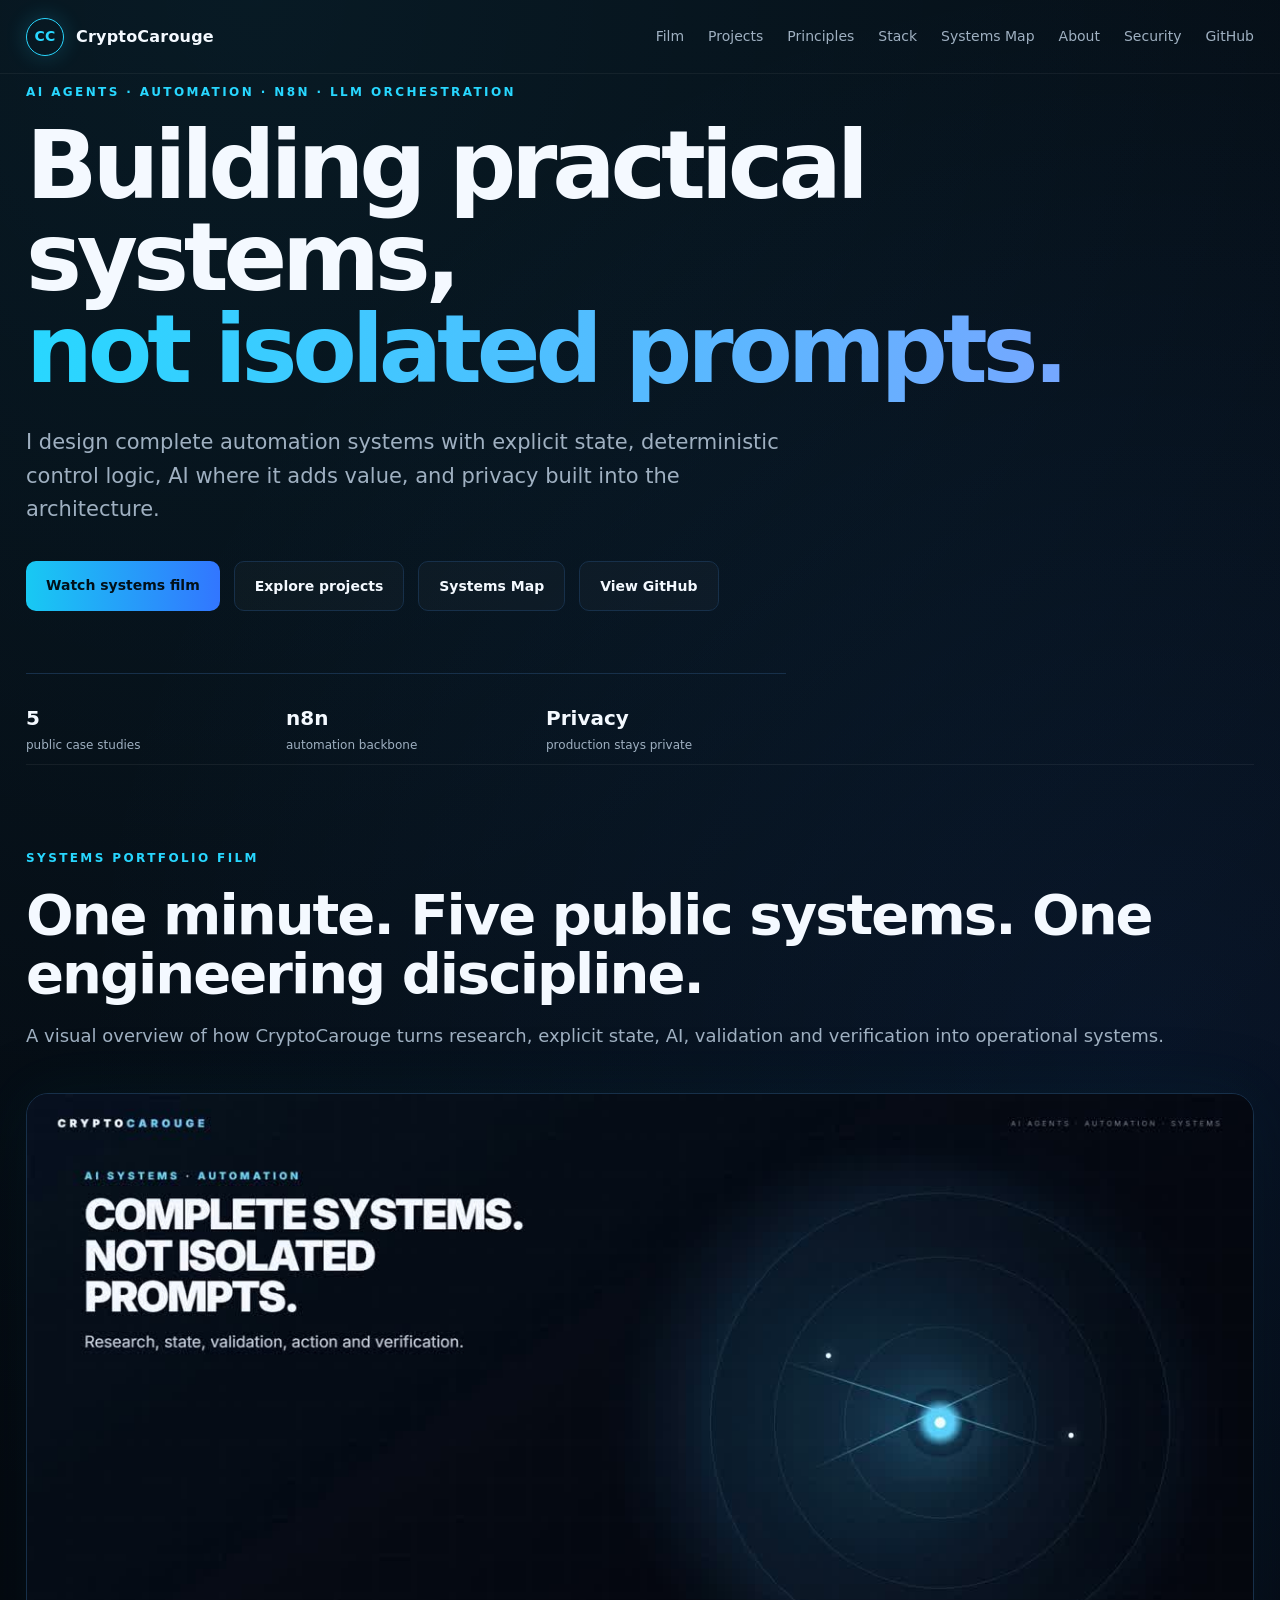
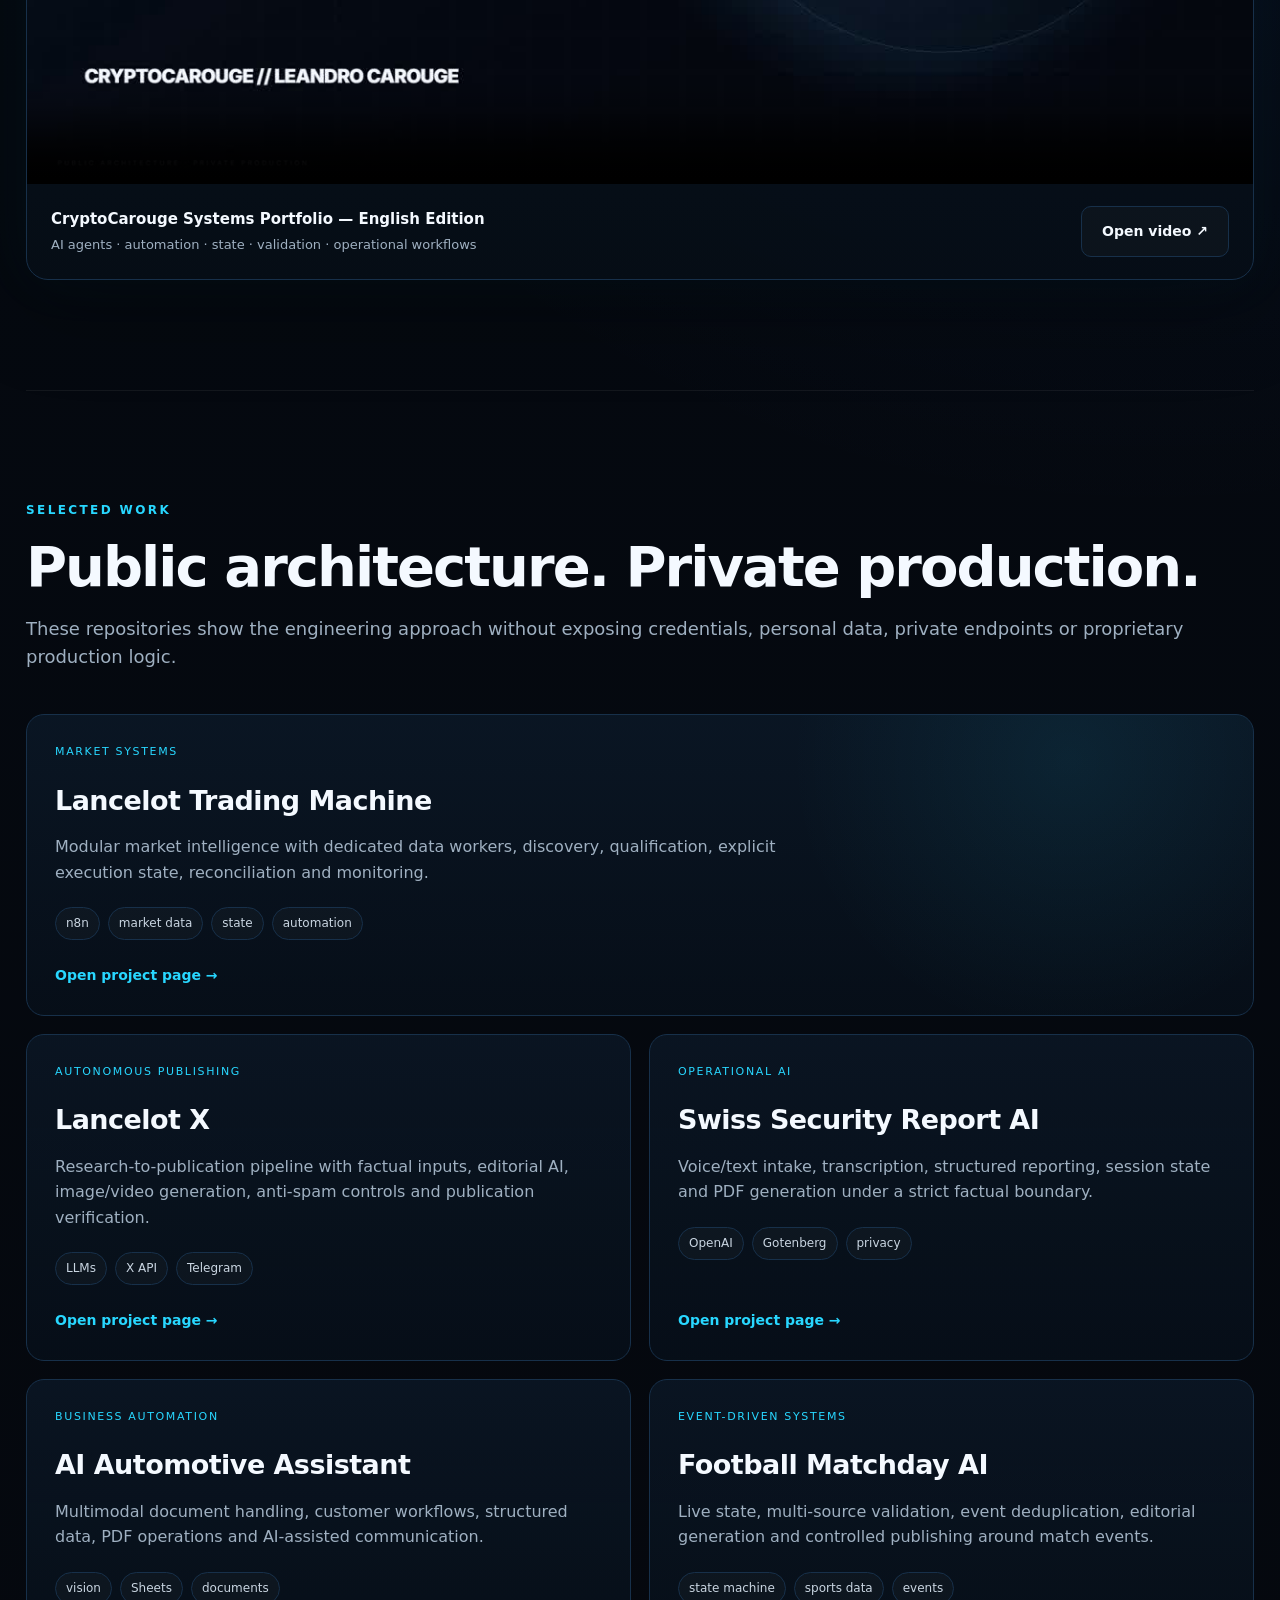
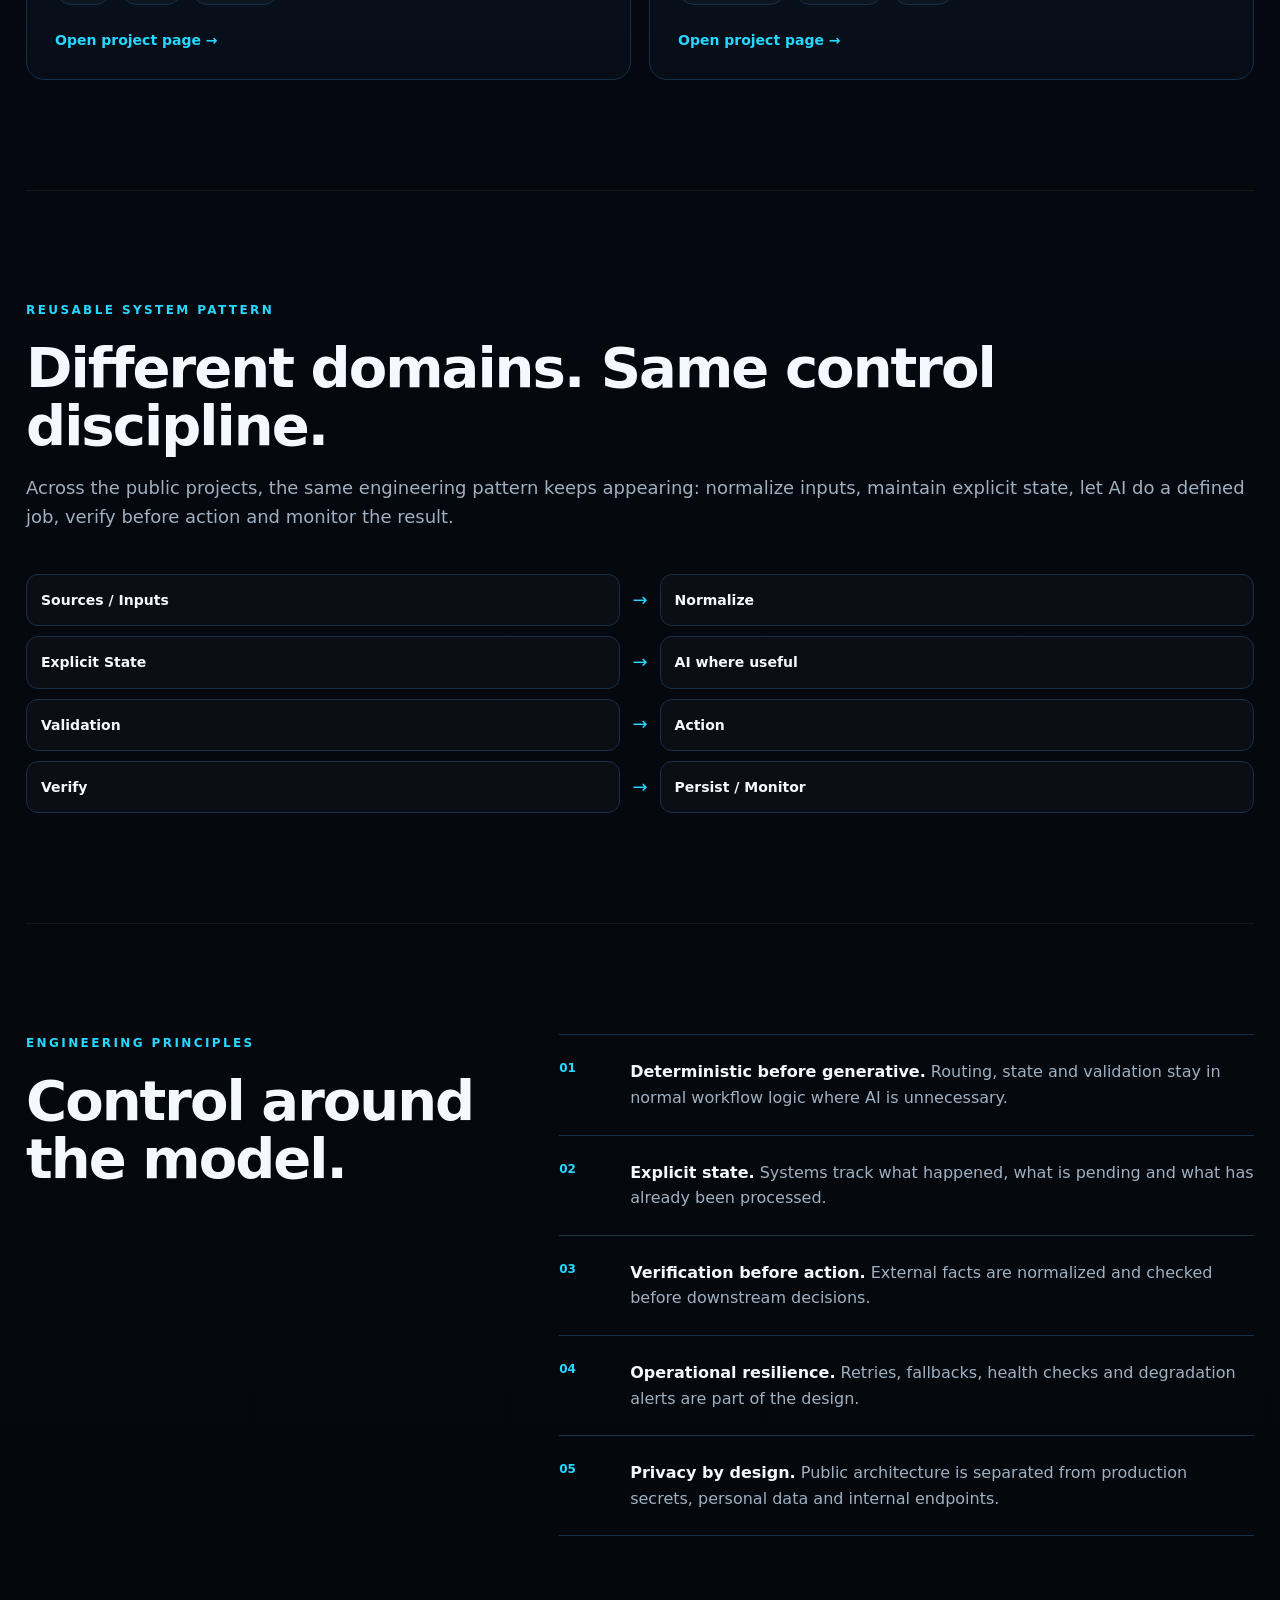
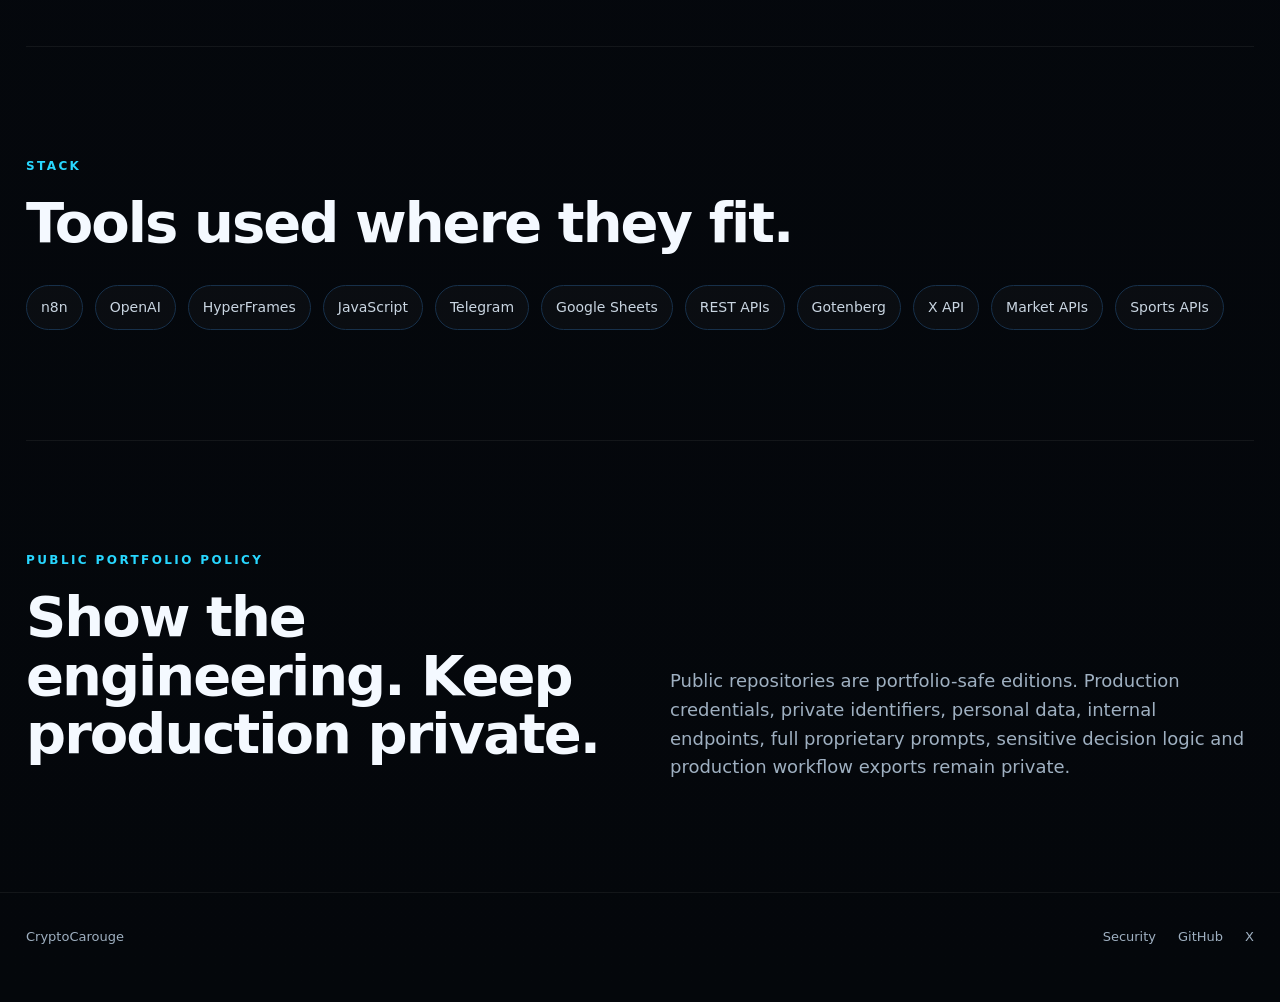
<file: index.html>
<!doctype html>
<html lang="en">
<head>
  <meta charset="utf-8">
  <meta name="viewport" content="width=device-width,initial-scale=1">
  <title>CryptoCarouge — AI Agents & Automation</title>
  <meta name="description" content="Leandro Carouge builds practical AI agents, n8n automation systems, LLM workflows and event-driven tools.">
  <meta property="og:title" content="CryptoCarouge — AI Agents & Automation">
  <meta property="og:description" content="Practical AI agents, n8n automation systems and public engineering architecture.">
  <meta property="og:type" content="website">
  <meta property="og:url" content="https://cryptocarouge.github.io/">
  <meta property="og:image" content="https://cryptocarouge.github.io/assets/social/home.png">
  <meta name="twitter:card" content="summary_large_image">
  <meta name="theme-color" content="#07111d">
  <link rel="icon" href="/favicon.svg" type="image/svg+xml">
  <link rel="stylesheet" href="/styles.css">
</head>
<body>
  <header class="nav">
    <a class="brand" href="#top" aria-label="CryptoCarouge home"><span class="brand-mark">CC</span><span>CryptoCarouge</span></a>
    <nav>
      <a href="#film">Film</a>
      <a href="#projects">Projects</a>
      <a href="#principles">Principles</a>
      <a href="#stack">Stack</a>
      <a href="/systems-map.html">Systems Map</a>
      <a href="/about.html">About</a>
      <a href="/security.html">Security</a>
      <a href="https://github.com/cryptocarouge" rel="me">GitHub</a>
    </nav>
  </header>

  <main id="top">
    <section class="hero">
      <div class="eyebrow">AI AGENTS · AUTOMATION · N8N · LLM ORCHESTRATION</div>
      <h1>Building practical systems,<br><span>not isolated prompts.</span></h1>
      <p class="lead">I design complete automation systems with explicit state, deterministic control logic, AI where it adds value, and privacy built into the architecture.</p>
      <div class="cta-row">
        <a class="button primary" href="#film">Watch systems film</a>
        <a class="button secondary" href="#projects">Explore projects</a>
        <a class="button secondary" href="/systems-map.html">Systems Map</a>
        <a class="button secondary" href="https://github.com/cryptocarouge">View GitHub</a>
      </div>
      <div class="signal">
        <div><strong>5</strong><span>public case studies</span></div>
        <div><strong>n8n</strong><span>automation backbone</span></div>
        <div><strong>Privacy</strong><span>production stays private</span></div>
      </div>
    </section>

    <section id="film" class="section film-section">
      <div class="section-heading film-heading">
        <div class="eyebrow">SYSTEMS PORTFOLIO FILM</div>
        <h2>One minute. Five public systems. One engineering discipline.</h2>
        <p>A visual overview of how CryptoCarouge turns research, explicit state, AI, validation and verification into operational systems.</p>
      </div>

      <div class="film-shell">
        <video class="portfolio-film" controls playsinline preload="metadata" poster="/assets/portfolio/cryptocarouge-systems-film-cover.jpg">
          <source src="/assets/video/cryptocarouge-systems-portfolio-v2-en.mp4" type="video/mp4">
          Your browser does not support HTML5 video.
        </video>
        <div class="film-meta">
          <div>
            <strong>CryptoCarouge Systems Portfolio — English Edition</strong>
            <span>AI agents · automation · state · validation · operational workflows</span>
          </div>
          <a class="button secondary" href="/assets/video/cryptocarouge-systems-portfolio-v2-en.mp4">Open video ↗</a>
        </div>
      </div>
    </section>

    <section id="projects" class="section">
      <div class="section-heading">
        <div class="eyebrow">SELECTED WORK</div>
        <h2>Public architecture. Private production.</h2>
        <p>These repositories show the engineering approach without exposing credentials, personal data, private endpoints or proprietary production logic.</p>
      </div>

      <div class="grid">
        <article class="card featured">
          <div class="tag">Market systems</div>
          <h3>Lancelot Trading Machine</h3>
          <p>Modular market intelligence with dedicated data workers, discovery, qualification, explicit execution state, reconciliation and monitoring.</p>
          <div class="chips"><span>n8n</span><span>market data</span><span>state</span><span>automation</span></div>
          <a href="/projects/lancelot-trading-machine.html">Open project page →</a>
        </article>

        <article class="card">
          <div class="tag">Autonomous publishing</div>
          <h3>Lancelot X</h3>
          <p>Research-to-publication pipeline with factual inputs, editorial AI, image/video generation, anti-spam controls and publication verification.</p>
          <div class="chips"><span>LLMs</span><span>X API</span><span>Telegram</span></div>
          <a href="/projects/lancelot-x-ai-publishing.html">Open project page →</a>
        </article>

        <article class="card">
          <div class="tag">Operational AI</div>
          <h3>Swiss Security Report AI</h3>
          <p>Voice/text intake, transcription, structured reporting, session state and PDF generation under a strict factual boundary.</p>
          <div class="chips"><span>OpenAI</span><span>Gotenberg</span><span>privacy</span></div>
          <a href="/projects/swiss-security-report-ai-agent.html">Open project page →</a>
        </article>

        <article class="card">
          <div class="tag">Business automation</div>
          <h3>AI Automotive Assistant</h3>
          <p>Multimodal document handling, customer workflows, structured data, PDF operations and AI-assisted communication.</p>
          <div class="chips"><span>vision</span><span>Sheets</span><span>documents</span></div>
          <a href="/projects/ai-automotive-business-assistant.html">Open project page →</a>
        </article>

        <article class="card">
          <div class="tag">Event-driven systems</div>
          <h3>Football Matchday AI</h3>
          <p>Live state, multi-source validation, event deduplication, editorial generation and controlled publishing around match events.</p>
          <div class="chips"><span>state machine</span><span>sports data</span><span>events</span></div>
          <a href="/projects/football-matchday-ai-agent.html">Open project page →</a>
        </article>
      </div>
    </section>


    <section id="system-pattern" class="section">
      <div class="section-heading">
        <div class="eyebrow">REUSABLE SYSTEM PATTERN</div>
        <h2>Different domains. Same control discipline.</h2>
        <p>Across the public projects, the same engineering pattern keeps appearing: normalize inputs, maintain explicit state, let AI do a defined job, verify before action and monitor the result.</p>
      </div>
      <div class="flow">
        <div class="flow-row"><div class="flow-node">Sources / Inputs</div><div class="flow-arrow">→</div><div class="flow-node">Normalize</div></div>
        <div class="flow-row"><div class="flow-node">Explicit State</div><div class="flow-arrow">→</div><div class="flow-node">AI where useful</div></div>
        <div class="flow-row"><div class="flow-node">Validation</div><div class="flow-arrow">→</div><div class="flow-node">Action</div></div>
        <div class="flow-row"><div class="flow-node">Verify</div><div class="flow-arrow">→</div><div class="flow-node">Persist / Monitor</div></div>
      </div>
    </section>

    <section id="principles" class="section split">
      <div>
        <div class="eyebrow">ENGINEERING PRINCIPLES</div>
        <h2>Control around the model.</h2>
      </div>
      <div class="principles">
        <div><span>01</span><p><strong>Deterministic before generative.</strong> Routing, state and validation stay in normal workflow logic where AI is unnecessary.</p></div>
        <div><span>02</span><p><strong>Explicit state.</strong> Systems track what happened, what is pending and what has already been processed.</p></div>
        <div><span>03</span><p><strong>Verification before action.</strong> External facts are normalized and checked before downstream decisions.</p></div>
        <div><span>04</span><p><strong>Operational resilience.</strong> Retries, fallbacks, health checks and degradation alerts are part of the design.</p></div>
        <div><span>05</span><p><strong>Privacy by design.</strong> Public architecture is separated from production secrets, personal data and internal endpoints.</p></div>
      </div>
    </section>

    <section id="stack" class="section">
      <div class="eyebrow">STACK</div>
      <h2>Tools used where they fit.</h2>
      <div class="stack-list">
        <span>n8n</span><span>OpenAI</span><span>HyperFrames</span><span>JavaScript</span><span>Telegram</span><span>Google Sheets</span><span>REST APIs</span><span>Gotenberg</span><span>X API</span><span>Market APIs</span><span>Sports APIs</span>
      </div>
    </section>

    <section class="section policy">
      <div>
        <div class="eyebrow">PUBLIC PORTFOLIO POLICY</div>
        <h2>Show the engineering. Keep production private.</h2>
      </div>
      <p>Public repositories are portfolio-safe editions. Production credentials, private identifiers, personal data, internal endpoints, full proprietary prompts, sensitive decision logic and production workflow exports remain private.</p>
    </section>
  </main>

  <footer>
    <span>CryptoCarouge</span>
    <div><a href="/security.html">Security</a><a href="https://github.com/cryptocarouge">GitHub</a><a href="https://x.com/lancelotCarouge">X</a></div>
  </footer>
</body>
</html>
</file>
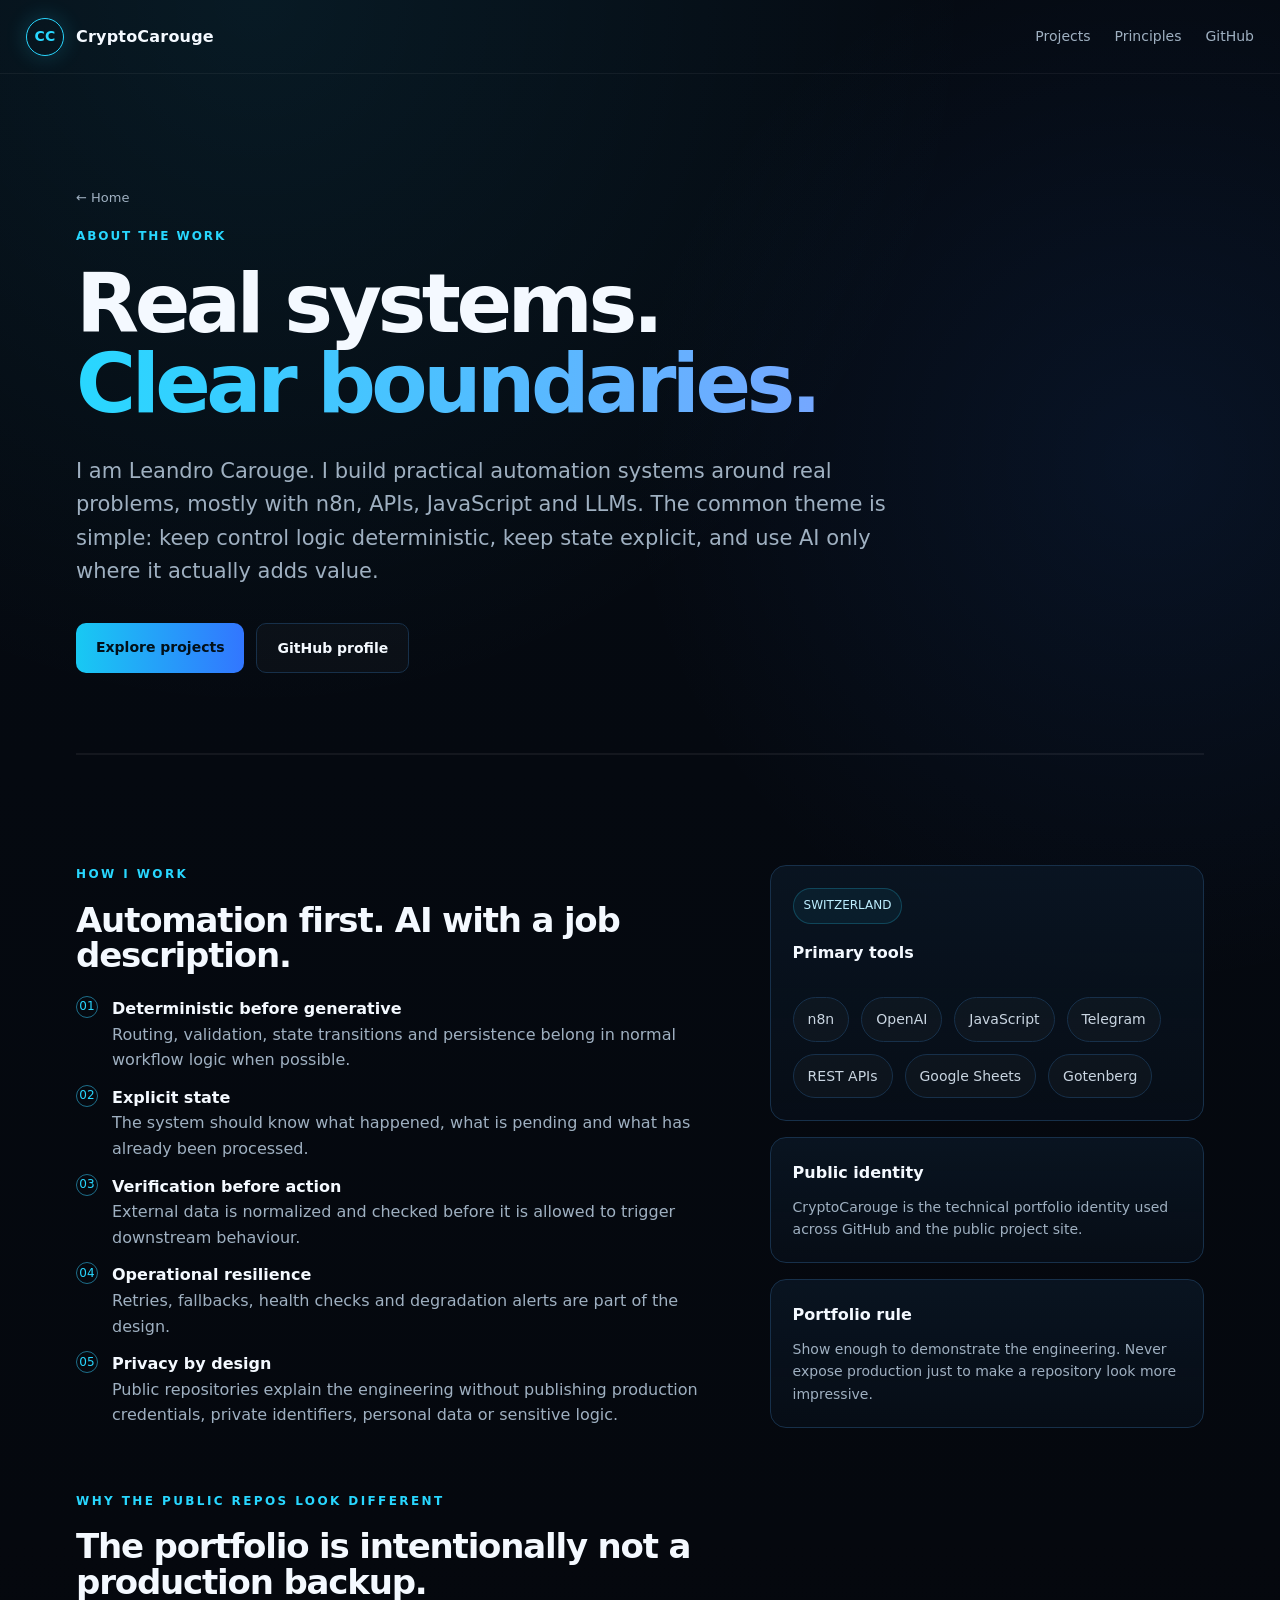
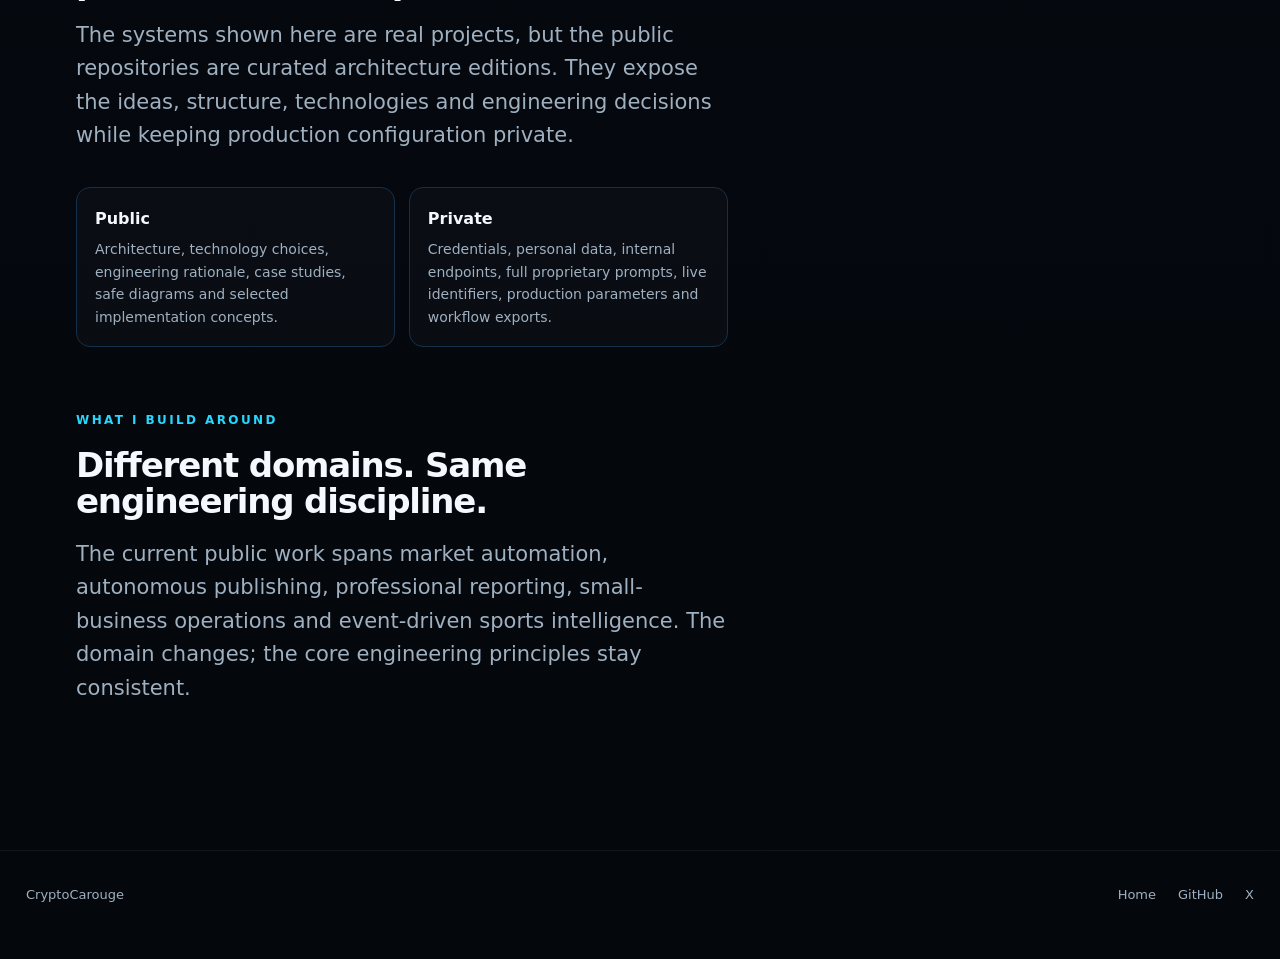
<file: about.html>
<!doctype html>
<html lang="en">
<head>
  <meta charset="utf-8">
  <meta name="viewport" content="width=device-width,initial-scale=1">
  <title>About — CryptoCarouge</title>
  <meta name="description" content="How Leandro Carouge approaches AI agents, n8n automation, explicit state, verification and privacy-first public engineering.">
  <meta property="og:title" content="About — CryptoCarouge">
  <meta property="og:description" content="Practical AI agents, deterministic workflow logic and privacy-first public engineering.">
  <meta property="og:type" content="website">
  <meta property="og:url" content="https://cryptocarouge.github.io/about.html">
  <meta property="og:image" content="https://cryptocarouge.github.io/assets/social/home.png">
  <meta name="twitter:card" content="summary_large_image">
  <meta name="theme-color" content="#07111d">
  <link rel="icon" href="/favicon.svg" type="image/svg+xml">
  <link rel="stylesheet" href="/styles.css">
</head>
<body>
  <header class="nav">
    <a class="brand" href="/" aria-label="CryptoCarouge home"><span class="brand-mark">CC</span><span>CryptoCarouge</span></a>
    <nav><a href="/#projects">Projects</a><a href="/#principles">Principles</a><a href="https://github.com/cryptocarouge">GitHub</a></nav>
  </header>
  <main class="page-shell">
    <section class="page-hero">
      <a class="back-link" href="/">← Home</a>
      <div class="project-kicker">ABOUT THE WORK</div>
      <h1>Real systems.<br><span>Clear boundaries.</span></h1>
      <p class="lead">I am Leandro Carouge. I build practical automation systems around real problems, mostly with n8n, APIs, JavaScript and LLMs. The common theme is simple: keep control logic deterministic, keep state explicit, and use AI only where it actually adds value.</p>
      <div class="project-actions">
        <a class="button primary" href="/#projects">Explore projects</a>
        <a class="button secondary" href="https://github.com/cryptocarouge">GitHub profile</a>
      </div>
    </section>

    <section class="section project-layout">
      <div class="project-main">
        <div class="eyebrow">HOW I WORK</div>
        <h2>Automation first. AI with a job description.</h2>
        <div class="checklist">
          <div class="check"><i>01</i><div><b>Deterministic before generative</b><br>Routing, validation, state transitions and persistence belong in normal workflow logic when possible.</div></div>
          <div class="check"><i>02</i><div><b>Explicit state</b><br>The system should know what happened, what is pending and what has already been processed.</div></div>
          <div class="check"><i>03</i><div><b>Verification before action</b><br>External data is normalized and checked before it is allowed to trigger downstream behaviour.</div></div>
          <div class="check"><i>04</i><div><b>Operational resilience</b><br>Retries, fallbacks, health checks and degradation alerts are part of the design.</div></div>
          <div class="check"><i>05</i><div><b>Privacy by design</b><br>Public repositories explain the engineering without publishing production credentials, private identifiers, personal data or sensitive logic.</div></div>
        </div>

        <div class="eyebrow" style="margin-top:64px">WHY THE PUBLIC REPOS LOOK DIFFERENT</div>
        <h2>The portfolio is intentionally not a production backup.</h2>
        <p class="lead">The systems shown here are real projects, but the public repositories are curated architecture editions. They expose the ideas, structure, technologies and engineering decisions while keeping production configuration private.</p>
        <div class="mini-grid">
          <div class="mini-card"><h3>Public</h3><p>Architecture, technology choices, engineering rationale, case studies, safe diagrams and selected implementation concepts.</p></div>
          <div class="mini-card"><h3>Private</h3><p>Credentials, personal data, internal endpoints, full proprietary prompts, live identifiers, production parameters and workflow exports.</p></div>
        </div>

        <div class="eyebrow" style="margin-top:64px">WHAT I BUILD AROUND</div>
        <h2>Different domains. Same engineering discipline.</h2>
        <p class="lead">The current public work spans market automation, autonomous publishing, professional reporting, small-business operations and event-driven sports intelligence. The domain changes; the core engineering principles stay consistent.</p>
      </div>

      <aside class="project-side">
        <div class="info-card">
          <div class="site-badge">SWITZERLAND</div>
          <h3 style="margin-top:16px">Primary tools</h3>
          <div class="stack-list"><span>n8n</span><span>OpenAI</span><span>JavaScript</span><span>Telegram</span><span>REST APIs</span><span>Google Sheets</span><span>Gotenberg</span></div>
        </div>
        <div class="info-card"><h3>Public identity</h3><p>CryptoCarouge is the technical portfolio identity used across GitHub and the public project site.</p></div>
        <div class="info-card"><h3>Portfolio rule</h3><p>Show enough to demonstrate the engineering. Never expose production just to make a repository look more impressive.</p></div>
      </aside>
    </section>
  </main>
  <footer><span>CryptoCarouge</span><div><a href="/">Home</a><a href="https://github.com/cryptocarouge">GitHub</a><a href="https://x.com/lancelotCarouge">X</a></div></footer>
</body>
</html>
</file>
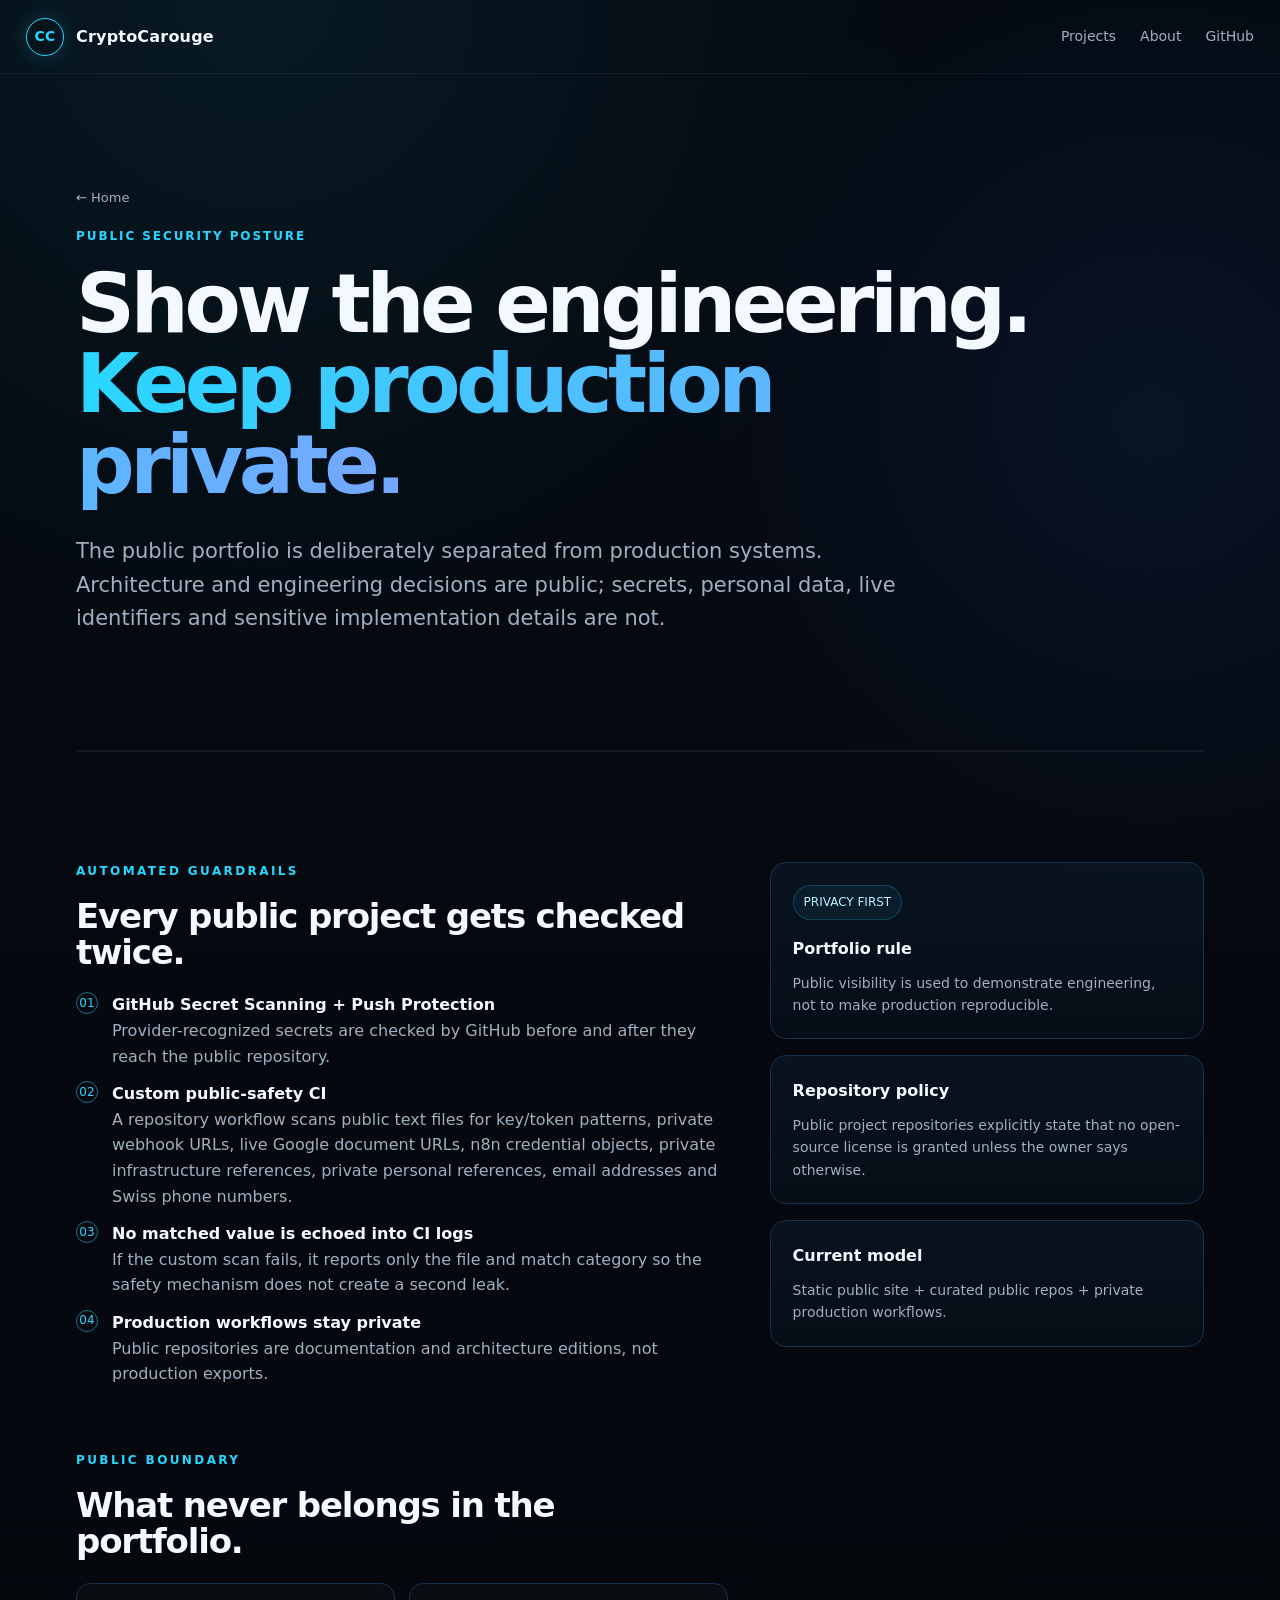
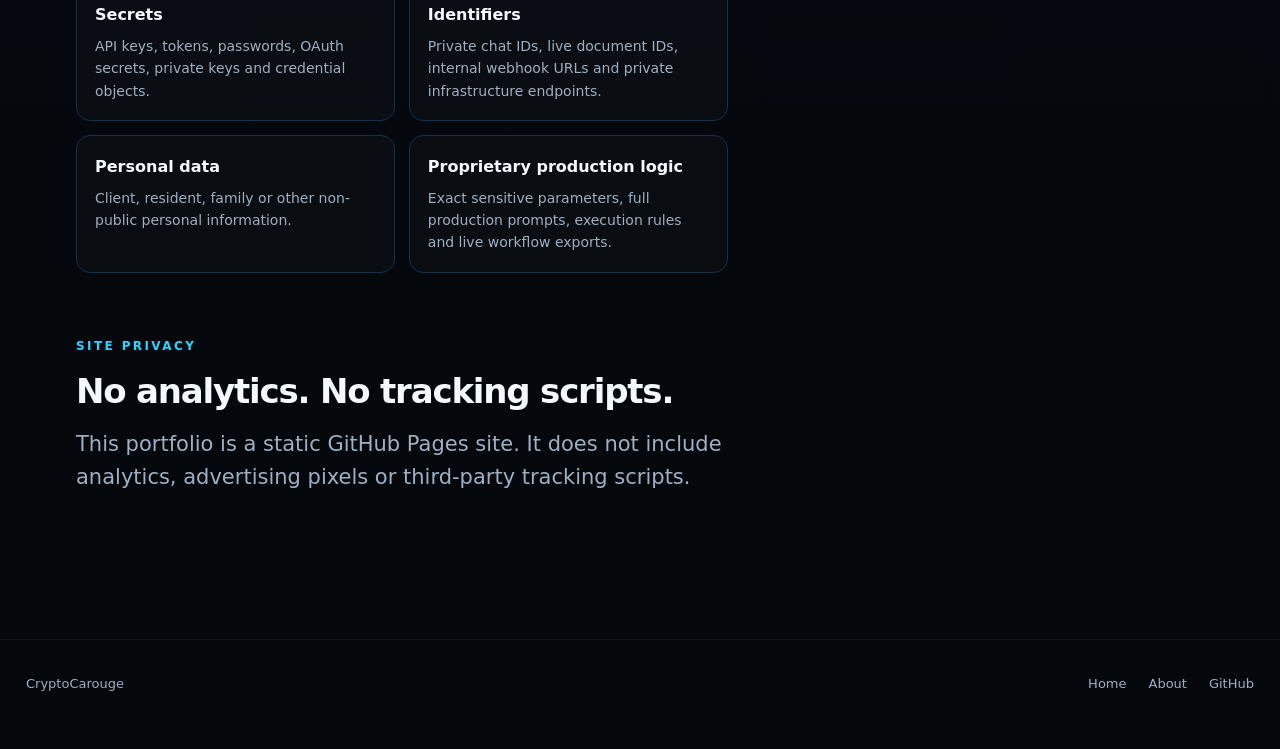
<file: security.html>
<!doctype html>
<html lang="en">
<head>
  <meta charset="utf-8">
  <meta name="viewport" content="width=device-width,initial-scale=1">
  <title>Security — CryptoCarouge</title>
  <meta name="description" content="How the CryptoCarouge public portfolio separates architecture from production secrets and uses automated safety checks.">
  <meta property="og:title" content="Security — CryptoCarouge">
  <meta property="og:description" content="Public architecture, private production, automated safety checks.">
  <meta property="og:type" content="website">
  <meta property="og:url" content="https://cryptocarouge.github.io/security.html">
  <meta property="og:image" content="https://cryptocarouge.github.io/assets/social/home.png">
  <meta name="twitter:card" content="summary_large_image">
  <meta name="theme-color" content="#07111d">
  <link rel="icon" href="/favicon.svg" type="image/svg+xml">
  <link rel="stylesheet" href="/styles.css">
</head>
<body>
  <header class="nav">
    <a class="brand" href="/"><span class="brand-mark">CC</span><span>CryptoCarouge</span></a>
    <nav><a href="/#projects">Projects</a><a href="/about.html">About</a><a href="https://github.com/cryptocarouge">GitHub</a></nav>
  </header>
  <main class="page-shell">
    <section class="page-hero">
      <a class="back-link" href="/">← Home</a>
      <div class="project-kicker">PUBLIC SECURITY POSTURE</div>
      <h1>Show the engineering.<br><span>Keep production private.</span></h1>
      <p class="lead">The public portfolio is deliberately separated from production systems. Architecture and engineering decisions are public; secrets, personal data, live identifiers and sensitive implementation details are not.</p>
    </section>

    <section class="section project-layout">
      <div class="project-main">
        <div class="eyebrow">AUTOMATED GUARDRAILS</div>
        <h2>Every public project gets checked twice.</h2>
        <div class="checklist">
          <div class="check"><i>01</i><div><b>GitHub Secret Scanning + Push Protection</b><br>Provider-recognized secrets are checked by GitHub before and after they reach the public repository.</div></div>
          <div class="check"><i>02</i><div><b>Custom public-safety CI</b><br>A repository workflow scans public text files for key/token patterns, private webhook URLs, live Google document URLs, n8n credential objects, private infrastructure references, private personal references, email addresses and Swiss phone numbers.</div></div>
          <div class="check"><i>03</i><div><b>No matched value is echoed into CI logs</b><br>If the custom scan fails, it reports only the file and match category so the safety mechanism does not create a second leak.</div></div>
          <div class="check"><i>04</i><div><b>Production workflows stay private</b><br>Public repositories are documentation and architecture editions, not production exports.</div></div>
        </div>

        <div class="eyebrow" style="margin-top:64px">PUBLIC BOUNDARY</div>
        <h2>What never belongs in the portfolio.</h2>
        <div class="mini-grid">
          <div class="mini-card"><h3>Secrets</h3><p>API keys, tokens, passwords, OAuth secrets, private keys and credential objects.</p></div>
          <div class="mini-card"><h3>Identifiers</h3><p>Private chat IDs, live document IDs, internal webhook URLs and private infrastructure endpoints.</p></div>
          <div class="mini-card"><h3>Personal data</h3><p>Client, resident, family or other non-public personal information.</p></div>
          <div class="mini-card"><h3>Proprietary production logic</h3><p>Exact sensitive parameters, full production prompts, execution rules and live workflow exports.</p></div>
        </div>

        <div class="eyebrow" style="margin-top:64px">SITE PRIVACY</div>
        <h2>No analytics. No tracking scripts.</h2>
        <p class="lead">This portfolio is a static GitHub Pages site. It does not include analytics, advertising pixels or third-party tracking scripts.</p>
      </div>

      <aside class="project-side">
        <div class="info-card"><div class="site-badge">PRIVACY FIRST</div><h3 style="margin-top:16px">Portfolio rule</h3><p>Public visibility is used to demonstrate engineering, not to make production reproducible.</p></div>
        <div class="info-card"><h3>Repository policy</h3><p>Public project repositories explicitly state that no open-source license is granted unless the owner says otherwise.</p></div>
        <div class="info-card"><h3>Current model</h3><p>Static public site + curated public repos + private production workflows.</p></div>
      </aside>
    </section>
  </main>
  <footer><span>CryptoCarouge</span><div><a href="/">Home</a><a href="/about.html">About</a><a href="https://github.com/cryptocarouge">GitHub</a></div></footer>
</body>
</html>
</file>
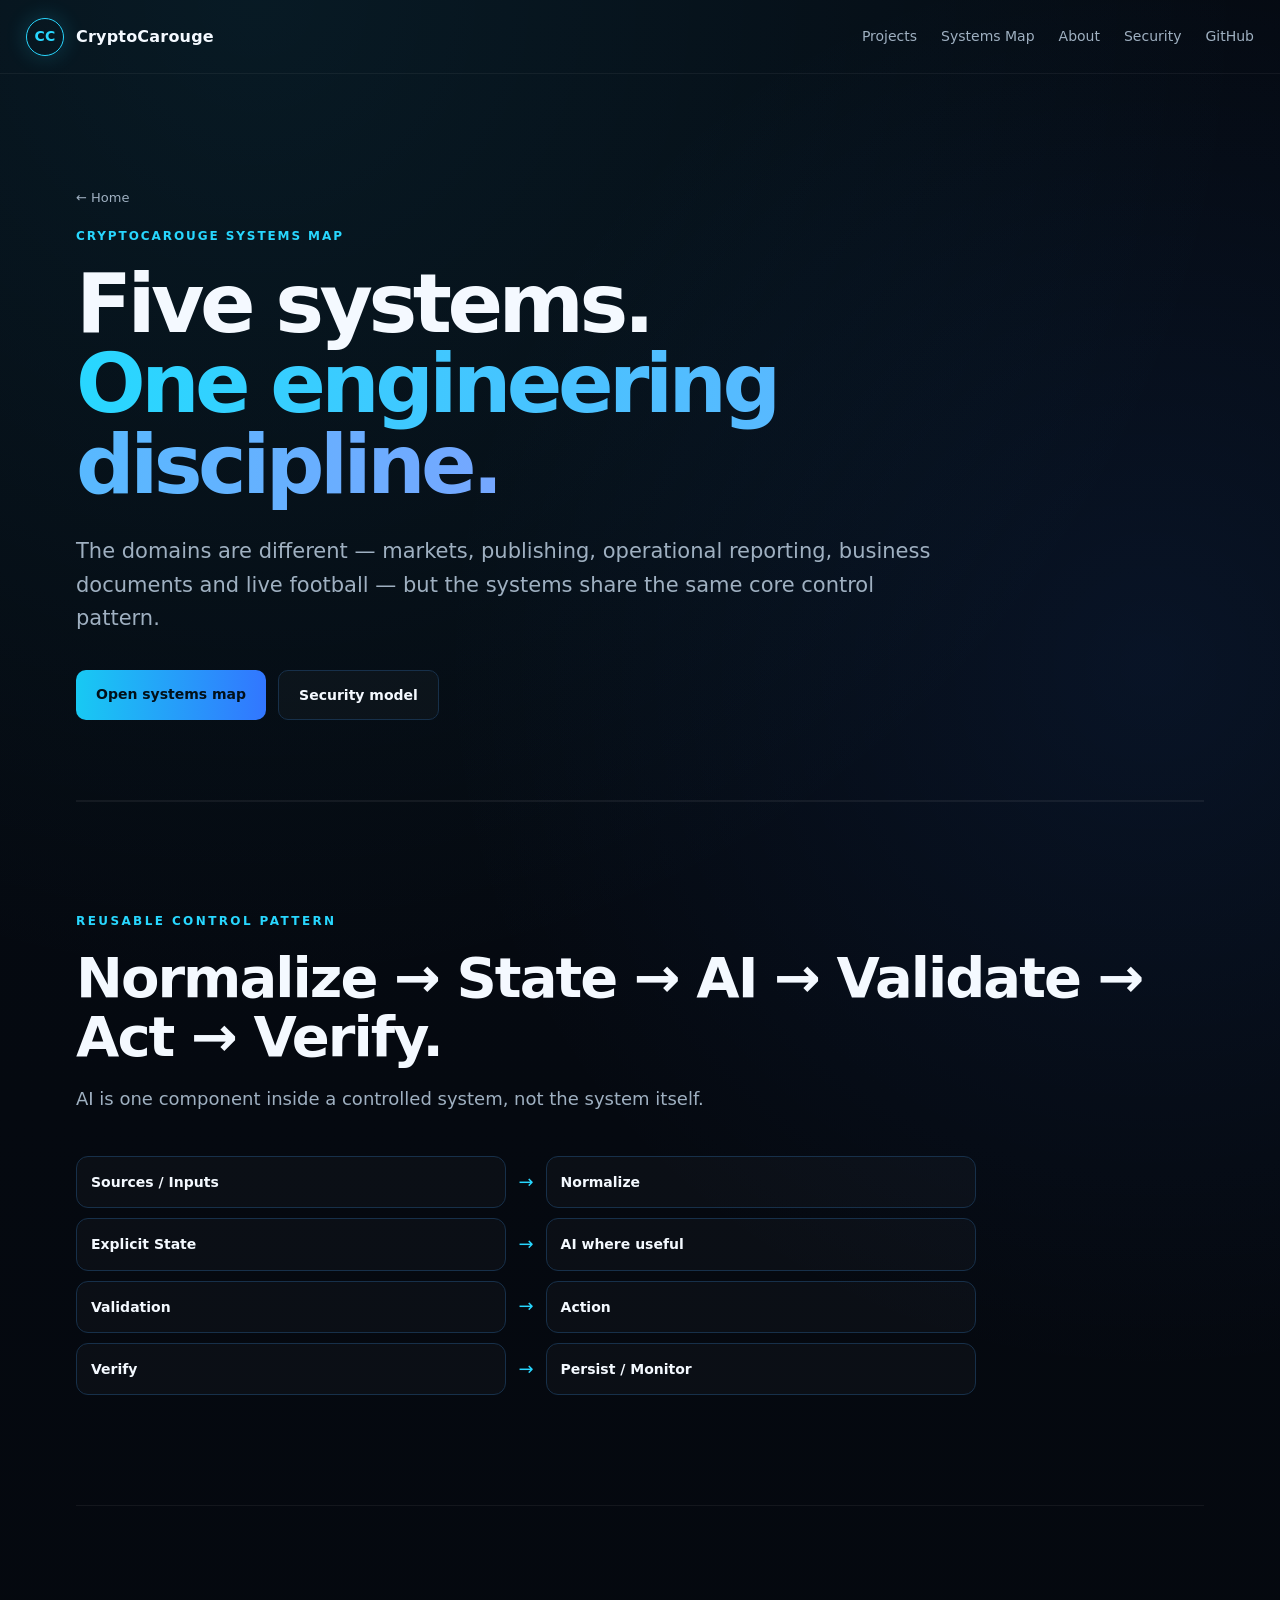
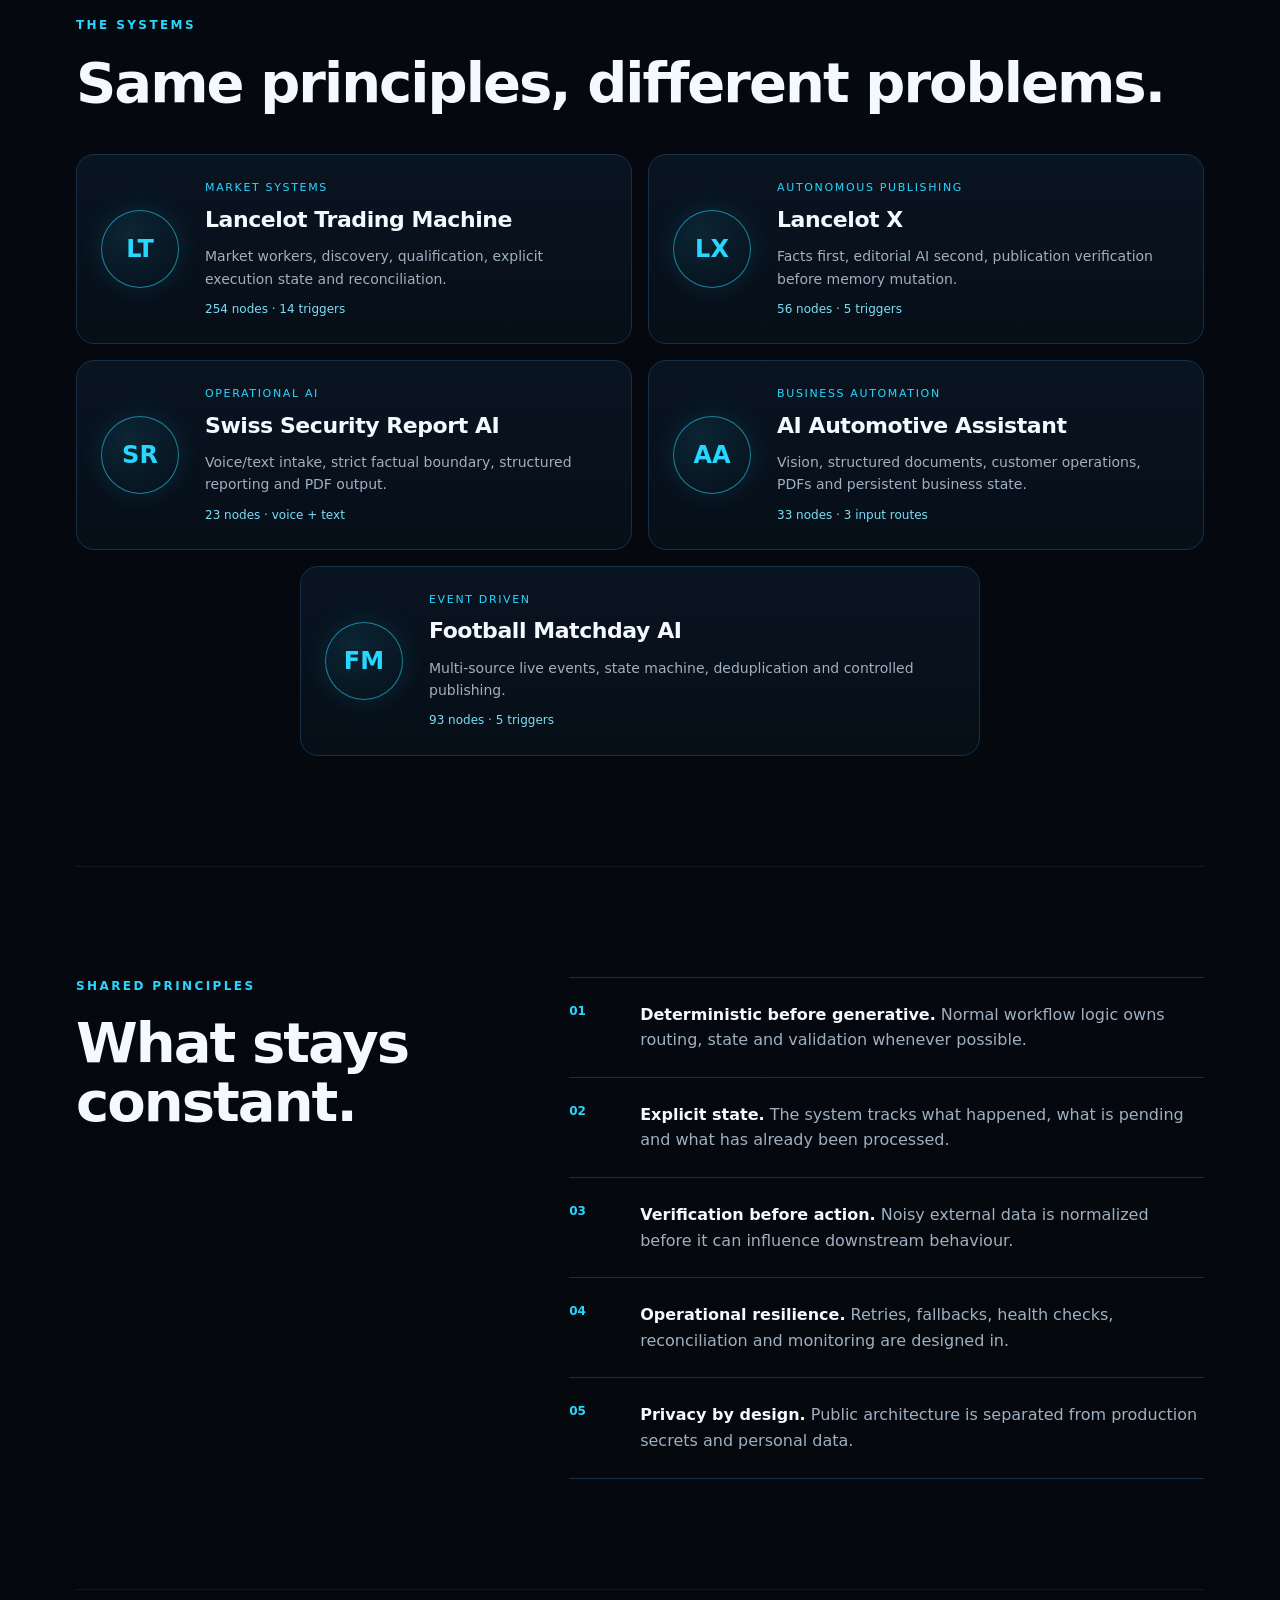
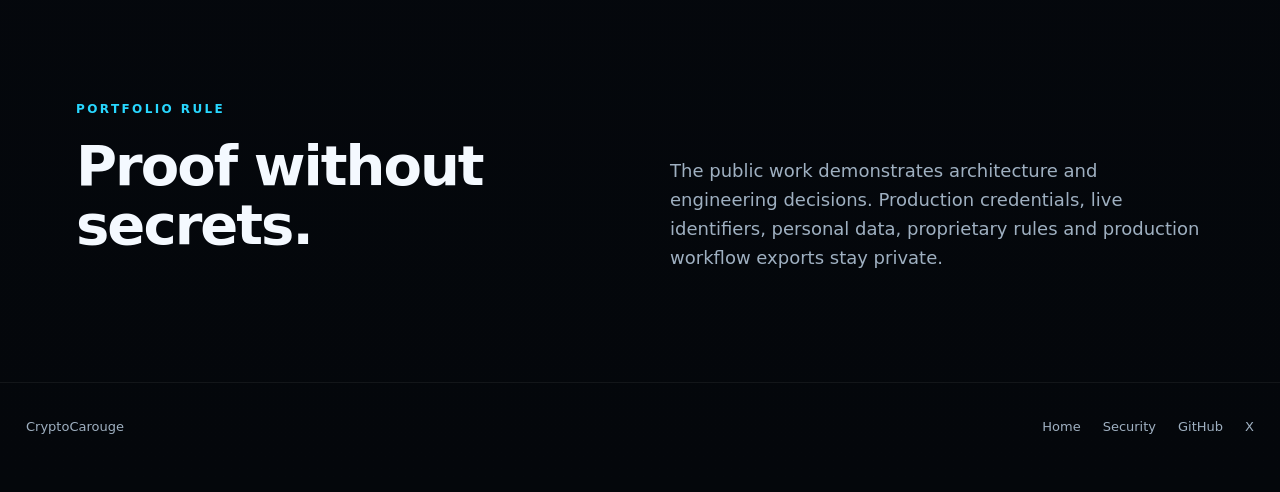
<file: systems-map.html>
<!doctype html>
<html lang="en">
<head>
  <meta charset="utf-8">
  <meta name="viewport" content="width=device-width,initial-scale=1">
  <title>Systems Map — CryptoCarouge</title>
  <meta name="description" content="A map of the public CryptoCarouge systems and the reusable engineering pattern shared across market automation, AI publishing, reporting, business operations and live sports intelligence.">
  <meta property="og:title" content="CryptoCarouge Systems Map">
  <meta property="og:description" content="Five different systems. One reusable engineering discipline.">
  <meta property="og:type" content="website">
  <meta property="og:url" content="https://cryptocarouge.github.io/systems-map.html">
  <meta property="og:image" content="https://cryptocarouge.github.io/assets/social/home.png">
  <meta name="twitter:card" content="summary_large_image">
  <meta name="theme-color" content="#07111d">
  <link rel="canonical" href="https://cryptocarouge.github.io/systems-map.html">
  <link rel="icon" href="/favicon.svg" type="image/svg+xml">
  <link rel="stylesheet" href="/styles.css">
</head>
<body>
<header class="nav">
  <a class="brand" href="/"><span class="brand-mark">CC</span><span>CryptoCarouge</span></a>
  <nav><a href="/#projects">Projects</a><a href="/systems-map.html">Systems Map</a><a href="/about.html">About</a><a href="/security.html">Security</a><a href="https://github.com/cryptocarouge">GitHub</a></nav>
</header>

<main class="page-shell">
  <section class="page-hero">
    <a class="back-link" href="/">← Home</a>
    <div class="project-kicker">CRYPTOCAROUGE SYSTEMS MAP</div>
    <h1>Five systems.<br><span>One engineering discipline.</span></h1>
    <p class="lead">The domains are different — markets, publishing, operational reporting, business documents and live football — but the systems share the same core control pattern.</p>
    <div class="project-actions">
      <a class="button primary" href="#map">Open systems map</a>
      <a class="button secondary" href="/security.html">Security model</a>
    </div>
  </section>

  <section id="map" class="section">
    <div class="section-heading">
      <div class="eyebrow">REUSABLE CONTROL PATTERN</div>
      <h2>Normalize → State → AI → Validate → Act → Verify.</h2>
      <p>AI is one component inside a controlled system, not the system itself.</p>
    </div>

    <div class="flow systems-flow">
      <div class="flow-row"><div class="flow-node">Sources / Inputs</div><div class="flow-arrow">→</div><div class="flow-node">Normalize</div></div>
      <div class="flow-row"><div class="flow-node">Explicit State</div><div class="flow-arrow">→</div><div class="flow-node">AI where useful</div></div>
      <div class="flow-row"><div class="flow-node">Validation</div><div class="flow-arrow">→</div><div class="flow-node">Action</div></div>
      <div class="flow-row"><div class="flow-node">Verify</div><div class="flow-arrow">→</div><div class="flow-node">Persist / Monitor</div></div>
    </div>
  </section>

  <section class="section">
    <div class="section-heading">
      <div class="eyebrow">THE SYSTEMS</div>
      <h2>Same principles, different problems.</h2>
    </div>

    <div class="systems-map-grid">
      <a class="system-card" href="/projects/lancelot-trading-machine.html">
        <div class="system-icon">LT</div>
        <div><span class="tag">Market systems</span><h3>Lancelot Trading Machine</h3><p>Market workers, discovery, qualification, explicit execution state and reconciliation.</p><small>254 nodes · 14 triggers</small></div>
      </a>

      <a class="system-card" href="/projects/lancelot-x-ai-publishing.html">
        <div class="system-icon">LX</div>
        <div><span class="tag">Autonomous publishing</span><h3>Lancelot X</h3><p>Facts first, editorial AI second, publication verification before memory mutation.</p><small>56 nodes · 5 triggers</small></div>
      </a>

      <a class="system-card" href="/projects/swiss-security-report-ai-agent.html">
        <div class="system-icon">SR</div>
        <div><span class="tag">Operational AI</span><h3>Swiss Security Report AI</h3><p>Voice/text intake, strict factual boundary, structured reporting and PDF output.</p><small>23 nodes · voice + text</small></div>
      </a>

      <a class="system-card" href="/projects/ai-automotive-business-assistant.html">
        <div class="system-icon">AA</div>
        <div><span class="tag">Business automation</span><h3>AI Automotive Assistant</h3><p>Vision, structured documents, customer operations, PDFs and persistent business state.</p><small>33 nodes · 3 input routes</small></div>
      </a>

      <a class="system-card" href="/projects/football-matchday-ai-agent.html">
        <div class="system-icon">FM</div>
        <div><span class="tag">Event driven</span><h3>Football Matchday AI</h3><p>Multi-source live events, state machine, deduplication and controlled publishing.</p><small>93 nodes · 5 triggers</small></div>
      </a>
    </div>
  </section>

  <section class="section split">
    <div>
      <div class="eyebrow">SHARED PRINCIPLES</div>
      <h2>What stays constant.</h2>
    </div>
    <div class="principles">
      <div><span>01</span><p><strong>Deterministic before generative.</strong> Normal workflow logic owns routing, state and validation whenever possible.</p></div>
      <div><span>02</span><p><strong>Explicit state.</strong> The system tracks what happened, what is pending and what has already been processed.</p></div>
      <div><span>03</span><p><strong>Verification before action.</strong> Noisy external data is normalized before it can influence downstream behaviour.</p></div>
      <div><span>04</span><p><strong>Operational resilience.</strong> Retries, fallbacks, health checks, reconciliation and monitoring are designed in.</p></div>
      <div><span>05</span><p><strong>Privacy by design.</strong> Public architecture is separated from production secrets and personal data.</p></div>
    </div>
  </section>

  <section class="section policy">
    <div><div class="eyebrow">PORTFOLIO RULE</div><h2>Proof without secrets.</h2></div>
    <p>The public work demonstrates architecture and engineering decisions. Production credentials, live identifiers, personal data, proprietary rules and production workflow exports stay private.</p>
  </section>
</main>

<footer><span>CryptoCarouge</span><div><a href="/">Home</a><a href="/security.html">Security</a><a href="https://github.com/cryptocarouge">GitHub</a><a href="https://x.com/lancelotCarouge">X</a></div></footer>
</body>
</html>
</file>
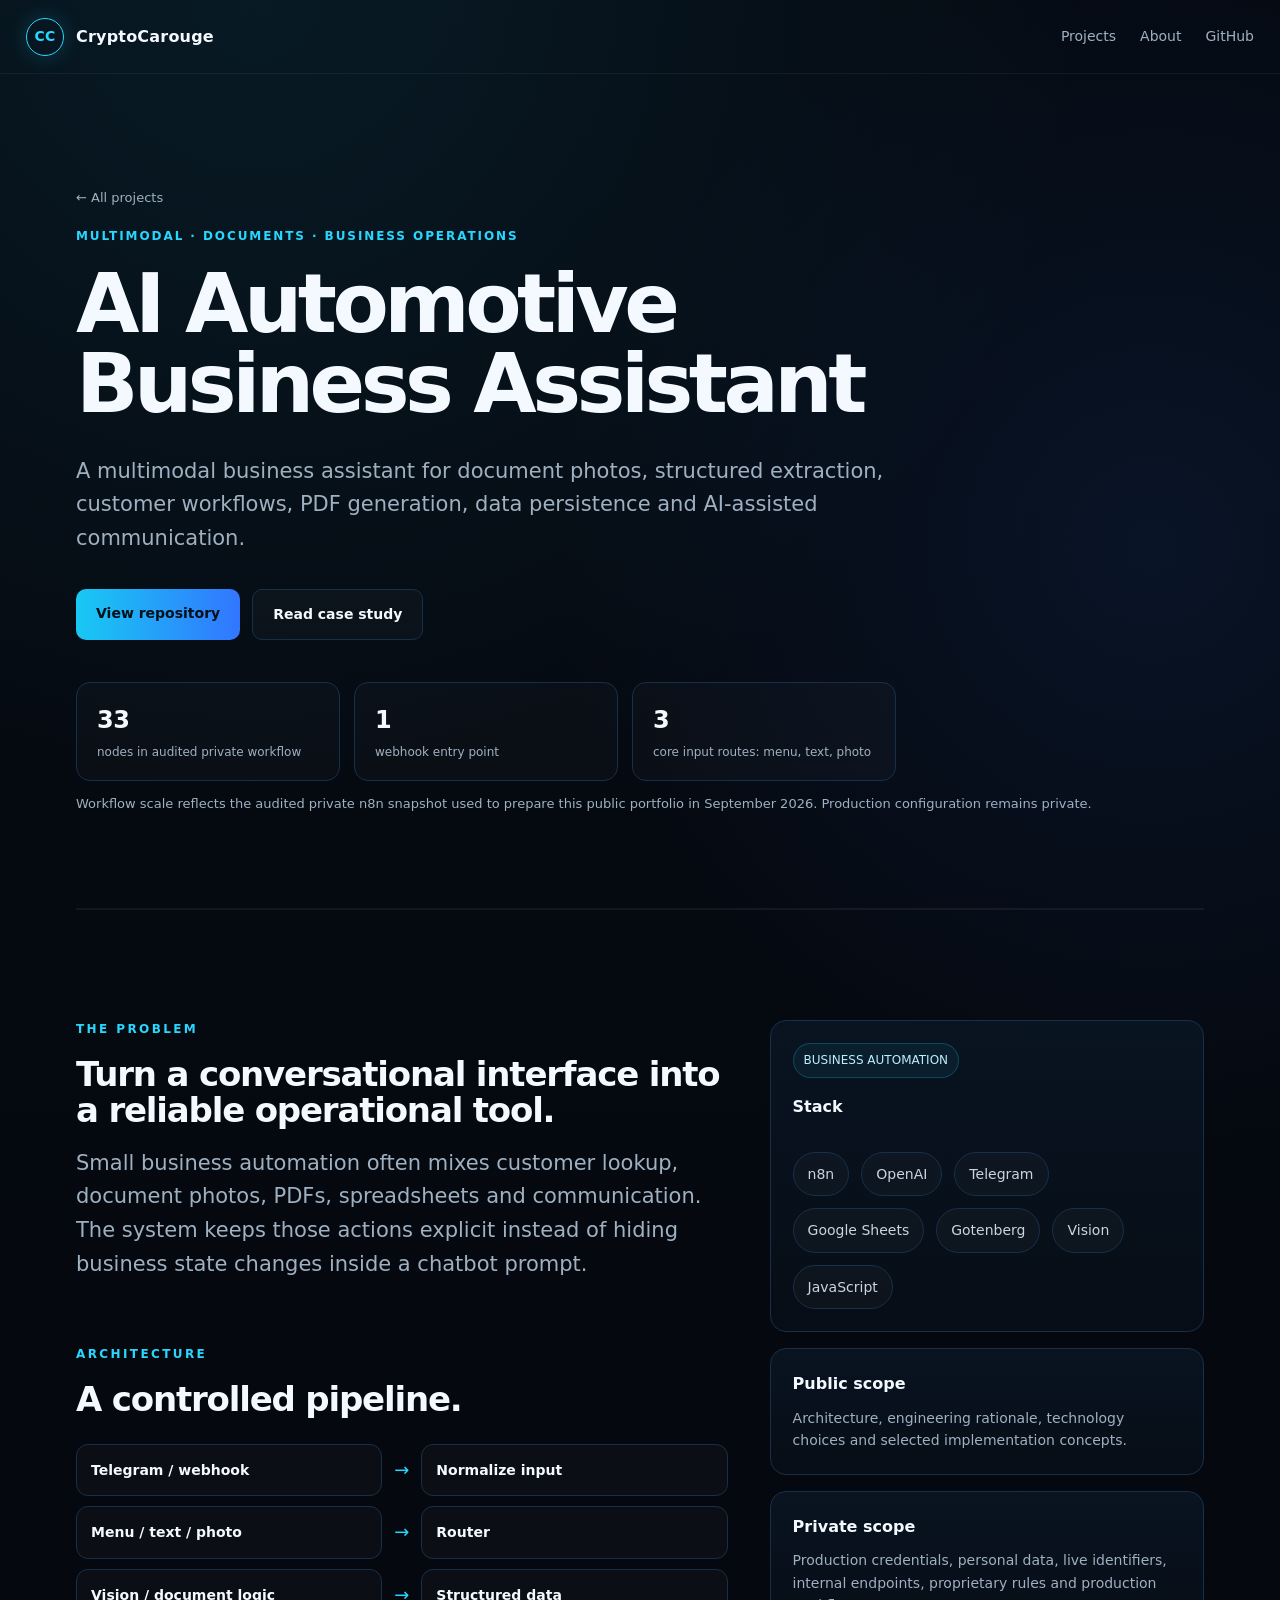
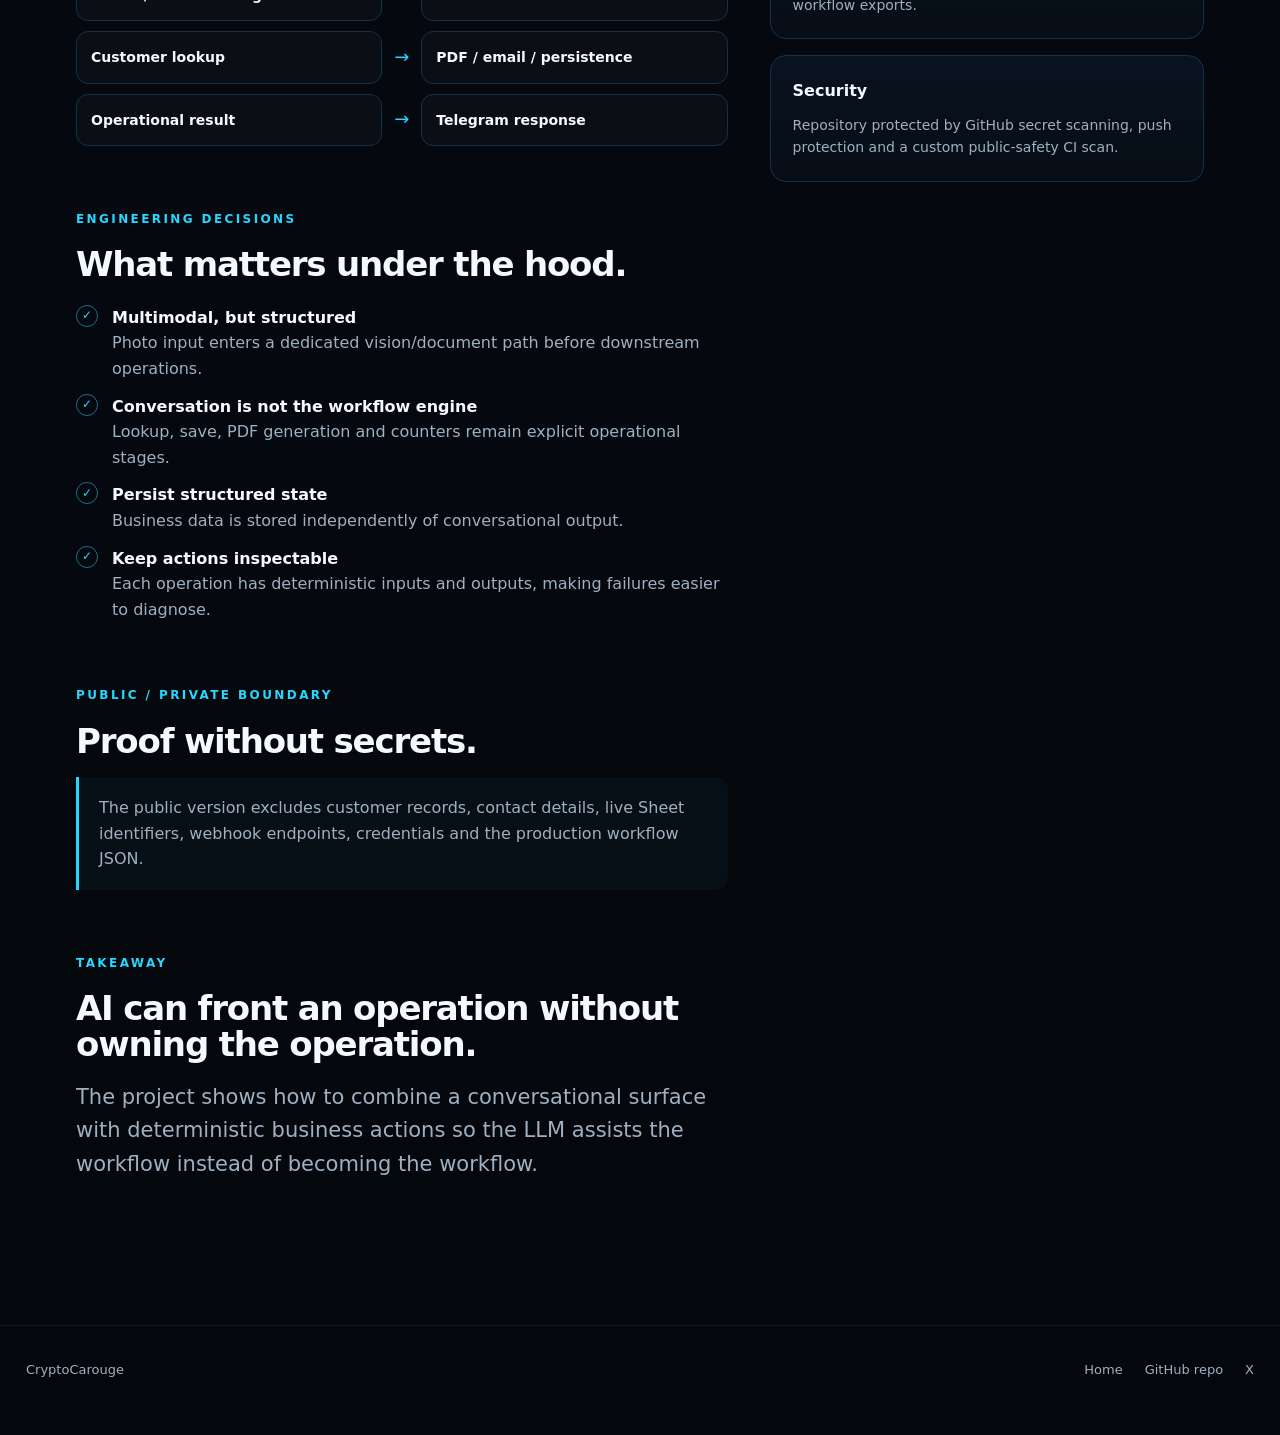
<file: projects/ai-automotive-business-assistant.html>
<!doctype html>
<html lang="en">
<head>
  <meta charset="utf-8">
  <meta name="viewport" content="width=device-width,initial-scale=1">
  <title>AI Automotive Business Assistant — CryptoCarouge</title>
  <meta name="description" content="A multimodal business assistant for document photos, structured extraction, customer workflows, PDF generation, data persistence and AI-assisted communication.">
  <meta property="og:title" content="AI Automotive Business Assistant — CryptoCarouge">
  <meta property="og:description" content="A multimodal business assistant for document photos, structured extraction, customer workflows, PDF generation, data persistence and AI-assisted communication.">
  <meta property="og:type" content="website">
  <meta property="og:url" content="https://cryptocarouge.github.io/projects/ai-automotive-business-assistant.html">
  <meta property="og:image" content="https://cryptocarouge.github.io/assets/social/ai-automotive-business-assistant.png">
  <meta name="twitter:card" content="summary_large_image">
  <meta name="theme-color" content="#07111d">
  <link rel="icon" href="/favicon.svg" type="image/svg+xml">
  <link rel="stylesheet" href="/styles.css">
</head>
<body>
  <header class="nav">
    <a class="brand" href="/" aria-label="CryptoCarouge home"><span class="brand-mark">CC</span><span>CryptoCarouge</span></a>
    <nav><a href="/#projects">Projects</a><a href="/about.html">About</a><a href="https://github.com/cryptocarouge">GitHub</a></nav>
  </header>
  <main class="page-shell">
    <section class="page-hero">
      <a class="back-link" href="/#projects">← All projects</a>
      <div class="project-kicker">MULTIMODAL · DOCUMENTS · BUSINESS OPERATIONS</div>
      <h1>AI Automotive Business Assistant</h1>
      <p class="lead">A multimodal business assistant for document photos, structured extraction, customer workflows, PDF generation, data persistence and AI-assisted communication.</p>
      <div class="project-actions">
        <a class="button primary" href="https://github.com/cryptocarouge/ai-automotive-business-assistant">View repository</a>
        <a class="button secondary" href="https://github.com/cryptocarouge/ai-automotive-business-assistant/blob/main/docs/case-study.md">Read case study</a>
      </div>
      <div class="project-stats"><div class="stat"><strong>33</strong><span>nodes in audited private workflow</span></div><div class="stat"><strong>1</strong><span>webhook entry point</span></div><div class="stat"><strong>3</strong><span>core input routes: menu, text, photo</span></div></div>
      <p class="note">Workflow scale reflects the audited private n8n snapshot used to prepare this public portfolio in September 2026. Production configuration remains private.</p>
    </section>

    <section class="section project-layout">
      <div class="project-main">
        <div class="eyebrow">THE PROBLEM</div>
        <h2>Turn a conversational interface into a reliable operational tool.</h2>
        <p class="lead">Small business automation often mixes customer lookup, document photos, PDFs, spreadsheets and communication. The system keeps those actions explicit instead of hiding business state changes inside a chatbot prompt.</p>

        <div class="eyebrow" style="margin-top:64px">ARCHITECTURE</div>
        <h2>A controlled pipeline.</h2>
        <div class="flow"><div class="flow-row"><div class="flow-node">Telegram / webhook</div><div class="flow-arrow">→</div><div class="flow-node">Normalize input</div></div><div class="flow-row"><div class="flow-node">Menu / text / photo</div><div class="flow-arrow">→</div><div class="flow-node">Router</div></div><div class="flow-row"><div class="flow-node">Vision / document logic</div><div class="flow-arrow">→</div><div class="flow-node">Structured data</div></div><div class="flow-row"><div class="flow-node">Customer lookup</div><div class="flow-arrow">→</div><div class="flow-node">PDF / email / persistence</div></div><div class="flow-row"><div class="flow-node">Operational result</div><div class="flow-arrow">→</div><div class="flow-node">Telegram response</div></div></div>

        <div class="eyebrow" style="margin-top:64px">ENGINEERING DECISIONS</div>
        <h2>What matters under the hood.</h2>
        <div class="checklist"><div class="check"><i>✓</i><div><b>Multimodal, but structured</b><br>Photo input enters a dedicated vision/document path before downstream operations.</div></div><div class="check"><i>✓</i><div><b>Conversation is not the workflow engine</b><br>Lookup, save, PDF generation and counters remain explicit operational stages.</div></div><div class="check"><i>✓</i><div><b>Persist structured state</b><br>Business data is stored independently of conversational output.</div></div><div class="check"><i>✓</i><div><b>Keep actions inspectable</b><br>Each operation has deterministic inputs and outputs, making failures easier to diagnose.</div></div></div>

        <div class="eyebrow" style="margin-top:64px">PUBLIC / PRIVATE BOUNDARY</div>
        <h2>Proof without secrets.</h2>
        <div class="boundary">The public version excludes customer records, contact details, live Sheet identifiers, webhook endpoints, credentials and the production workflow JSON.</div>

        <div class="eyebrow" style="margin-top:64px">TAKEAWAY</div>
        <h2>AI can front an operation without owning the operation.</h2>
        <p class="lead">The project shows how to combine a conversational surface with deterministic business actions so the LLM assists the workflow instead of becoming the workflow.</p>
      </div>

      <aside class="project-side">
        <div class="info-card">
          <div class="site-badge">BUSINESS AUTOMATION</div>
          <h3 style="margin-top:16px">Stack</h3>
          <div class="stack-list"><span>n8n</span><span>OpenAI</span><span>Telegram</span><span>Google Sheets</span><span>Gotenberg</span><span>Vision</span><span>JavaScript</span></div>
        </div>
        <div class="info-card">
          <h3>Public scope</h3>
          <p>Architecture, engineering rationale, technology choices and selected implementation concepts.</p>
        </div>
        <div class="info-card">
          <h3>Private scope</h3>
          <p>Production credentials, personal data, live identifiers, internal endpoints, proprietary rules and production workflow exports.</p>
        </div>
        <div class="info-card">
          <h3>Security</h3>
          <p>Repository protected by GitHub secret scanning, push protection and a custom public-safety CI scan.</p>
        </div>
      </aside>
    </section>
  </main>
  <footer><span>CryptoCarouge</span><div><a href="/">Home</a><a href="https://github.com/cryptocarouge/ai-automotive-business-assistant">GitHub repo</a><a href="https://x.com/lancelotCarouge">X</a></div></footer>
</body>
</html>
</file>
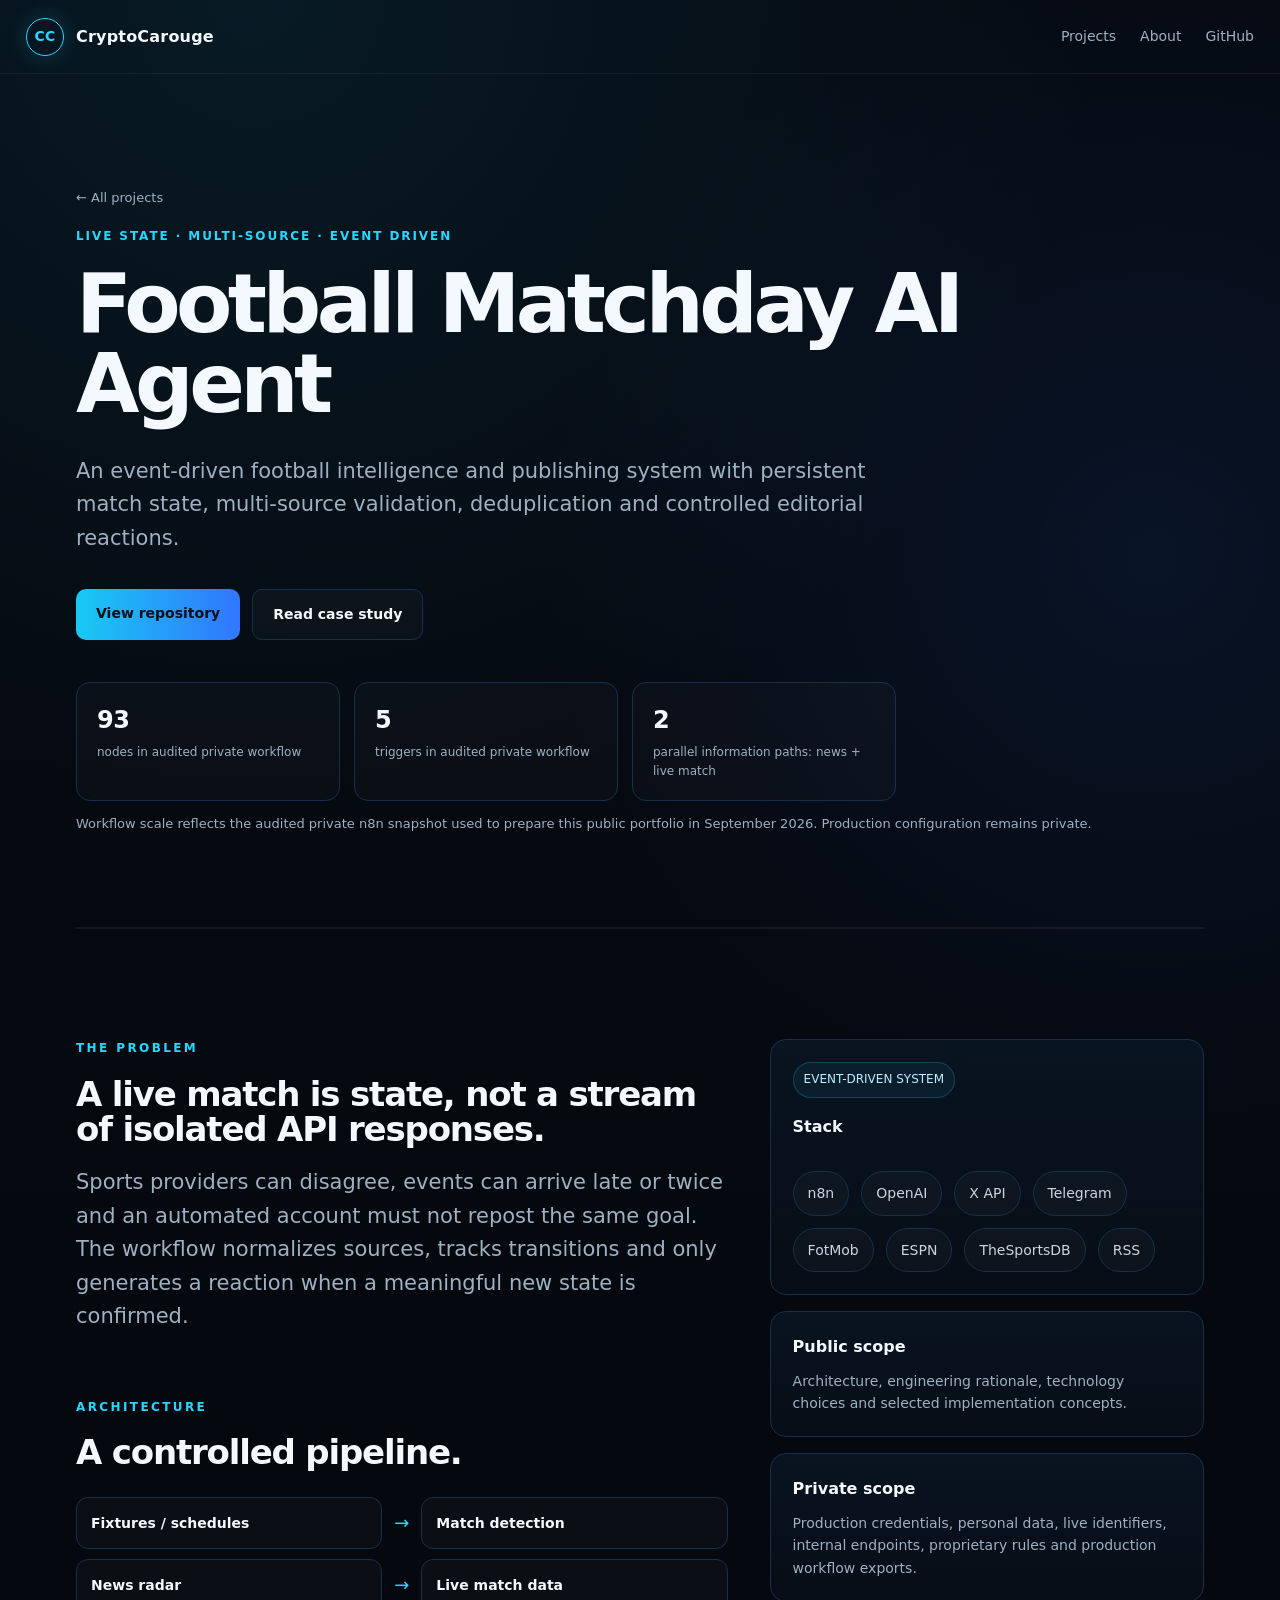
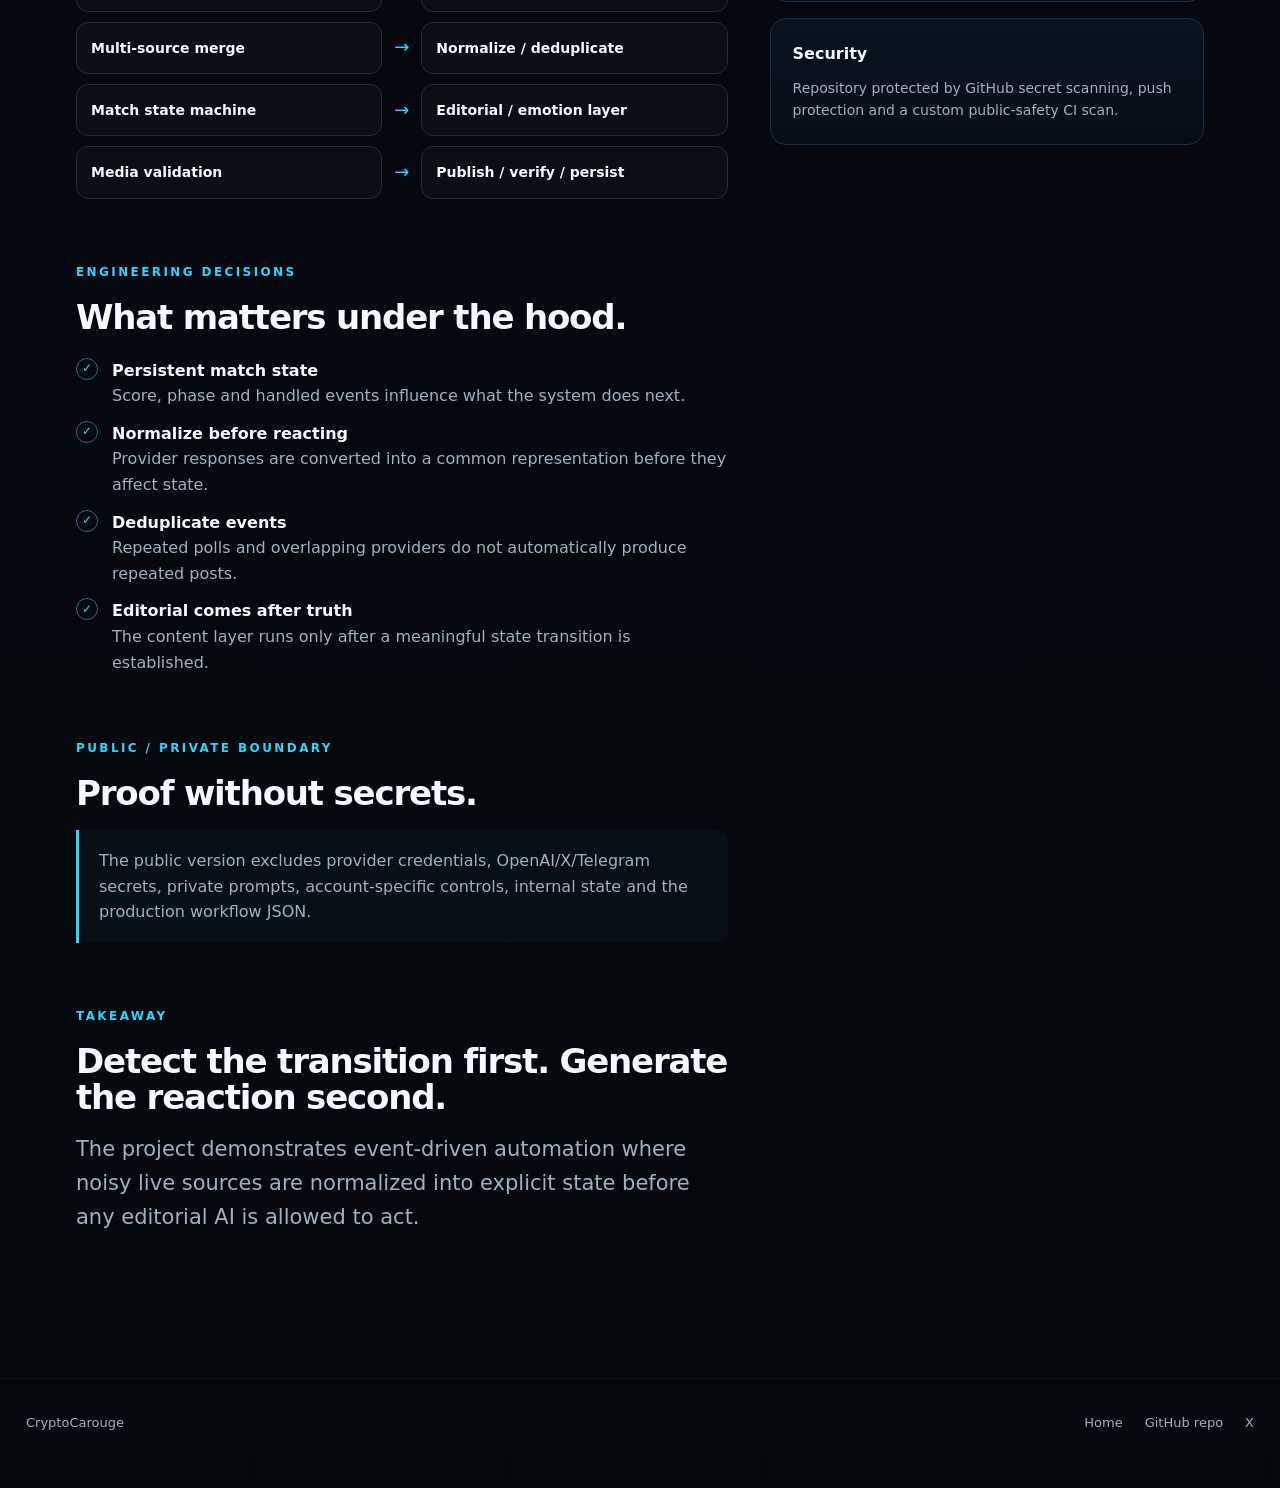
<file: projects/football-matchday-ai-agent.html>
<!doctype html>
<html lang="en">
<head>
  <meta charset="utf-8">
  <meta name="viewport" content="width=device-width,initial-scale=1">
  <title>Football Matchday AI Agent — CryptoCarouge</title>
  <meta name="description" content="An event-driven football intelligence and publishing system with persistent match state, multi-source validation, deduplication and controlled editorial reactions.">
  <meta property="og:title" content="Football Matchday AI Agent — CryptoCarouge">
  <meta property="og:description" content="An event-driven football intelligence and publishing system with persistent match state, multi-source validation, deduplication and controlled editorial reactions.">
  <meta property="og:type" content="website">
  <meta property="og:url" content="https://cryptocarouge.github.io/projects/football-matchday-ai-agent.html">
  <meta property="og:image" content="https://cryptocarouge.github.io/assets/social/football-matchday-ai-agent.png">
  <meta name="twitter:card" content="summary_large_image">
  <meta name="theme-color" content="#07111d">
  <link rel="icon" href="/favicon.svg" type="image/svg+xml">
  <link rel="stylesheet" href="/styles.css">
</head>
<body>
  <header class="nav">
    <a class="brand" href="/" aria-label="CryptoCarouge home"><span class="brand-mark">CC</span><span>CryptoCarouge</span></a>
    <nav><a href="/#projects">Projects</a><a href="/about.html">About</a><a href="https://github.com/cryptocarouge">GitHub</a></nav>
  </header>
  <main class="page-shell">
    <section class="page-hero">
      <a class="back-link" href="/#projects">← All projects</a>
      <div class="project-kicker">LIVE STATE · MULTI-SOURCE · EVENT DRIVEN</div>
      <h1>Football Matchday AI Agent</h1>
      <p class="lead">An event-driven football intelligence and publishing system with persistent match state, multi-source validation, deduplication and controlled editorial reactions.</p>
      <div class="project-actions">
        <a class="button primary" href="https://github.com/cryptocarouge/football-matchday-ai-agent">View repository</a>
        <a class="button secondary" href="https://github.com/cryptocarouge/football-matchday-ai-agent/blob/main/docs/case-study.md">Read case study</a>
      </div>
      <div class="project-stats"><div class="stat"><strong>93</strong><span>nodes in audited private workflow</span></div><div class="stat"><strong>5</strong><span>triggers in audited private workflow</span></div><div class="stat"><strong>2</strong><span>parallel information paths: news + live match</span></div></div>
      <p class="note">Workflow scale reflects the audited private n8n snapshot used to prepare this public portfolio in September 2026. Production configuration remains private.</p>
    </section>

    <section class="section project-layout">
      <div class="project-main">
        <div class="eyebrow">THE PROBLEM</div>
        <h2>A live match is state, not a stream of isolated API responses.</h2>
        <p class="lead">Sports providers can disagree, events can arrive late or twice and an automated account must not repost the same goal. The workflow normalizes sources, tracks transitions and only generates a reaction when a meaningful new state is confirmed.</p>

        <div class="eyebrow" style="margin-top:64px">ARCHITECTURE</div>
        <h2>A controlled pipeline.</h2>
        <div class="flow"><div class="flow-row"><div class="flow-node">Fixtures / schedules</div><div class="flow-arrow">→</div><div class="flow-node">Match detection</div></div><div class="flow-row"><div class="flow-node">News radar</div><div class="flow-arrow">→</div><div class="flow-node">Live match data</div></div><div class="flow-row"><div class="flow-node">Multi-source merge</div><div class="flow-arrow">→</div><div class="flow-node">Normalize / deduplicate</div></div><div class="flow-row"><div class="flow-node">Match state machine</div><div class="flow-arrow">→</div><div class="flow-node">Editorial / emotion layer</div></div><div class="flow-row"><div class="flow-node">Media validation</div><div class="flow-arrow">→</div><div class="flow-node">Publish / verify / persist</div></div></div>

        <div class="eyebrow" style="margin-top:64px">ENGINEERING DECISIONS</div>
        <h2>What matters under the hood.</h2>
        <div class="checklist"><div class="check"><i>✓</i><div><b>Persistent match state</b><br>Score, phase and handled events influence what the system does next.</div></div><div class="check"><i>✓</i><div><b>Normalize before reacting</b><br>Provider responses are converted into a common representation before they affect state.</div></div><div class="check"><i>✓</i><div><b>Deduplicate events</b><br>Repeated polls and overlapping providers do not automatically produce repeated posts.</div></div><div class="check"><i>✓</i><div><b>Editorial comes after truth</b><br>The content layer runs only after a meaningful state transition is established.</div></div></div>

        <div class="eyebrow" style="margin-top:64px">PUBLIC / PRIVATE BOUNDARY</div>
        <h2>Proof without secrets.</h2>
        <div class="boundary">The public version excludes provider credentials, OpenAI/X/Telegram secrets, private prompts, account-specific controls, internal state and the production workflow JSON.</div>

        <div class="eyebrow" style="margin-top:64px">TAKEAWAY</div>
        <h2>Detect the transition first. Generate the reaction second.</h2>
        <p class="lead">The project demonstrates event-driven automation where noisy live sources are normalized into explicit state before any editorial AI is allowed to act.</p>
      </div>

      <aside class="project-side">
        <div class="info-card">
          <div class="site-badge">EVENT-DRIVEN SYSTEM</div>
          <h3 style="margin-top:16px">Stack</h3>
          <div class="stack-list"><span>n8n</span><span>OpenAI</span><span>X API</span><span>Telegram</span><span>FotMob</span><span>ESPN</span><span>TheSportsDB</span><span>RSS</span></div>
        </div>
        <div class="info-card">
          <h3>Public scope</h3>
          <p>Architecture, engineering rationale, technology choices and selected implementation concepts.</p>
        </div>
        <div class="info-card">
          <h3>Private scope</h3>
          <p>Production credentials, personal data, live identifiers, internal endpoints, proprietary rules and production workflow exports.</p>
        </div>
        <div class="info-card">
          <h3>Security</h3>
          <p>Repository protected by GitHub secret scanning, push protection and a custom public-safety CI scan.</p>
        </div>
      </aside>
    </section>
  </main>
  <footer><span>CryptoCarouge</span><div><a href="/">Home</a><a href="https://github.com/cryptocarouge/football-matchday-ai-agent">GitHub repo</a><a href="https://x.com/lancelotCarouge">X</a></div></footer>
</body>
</html>
</file>
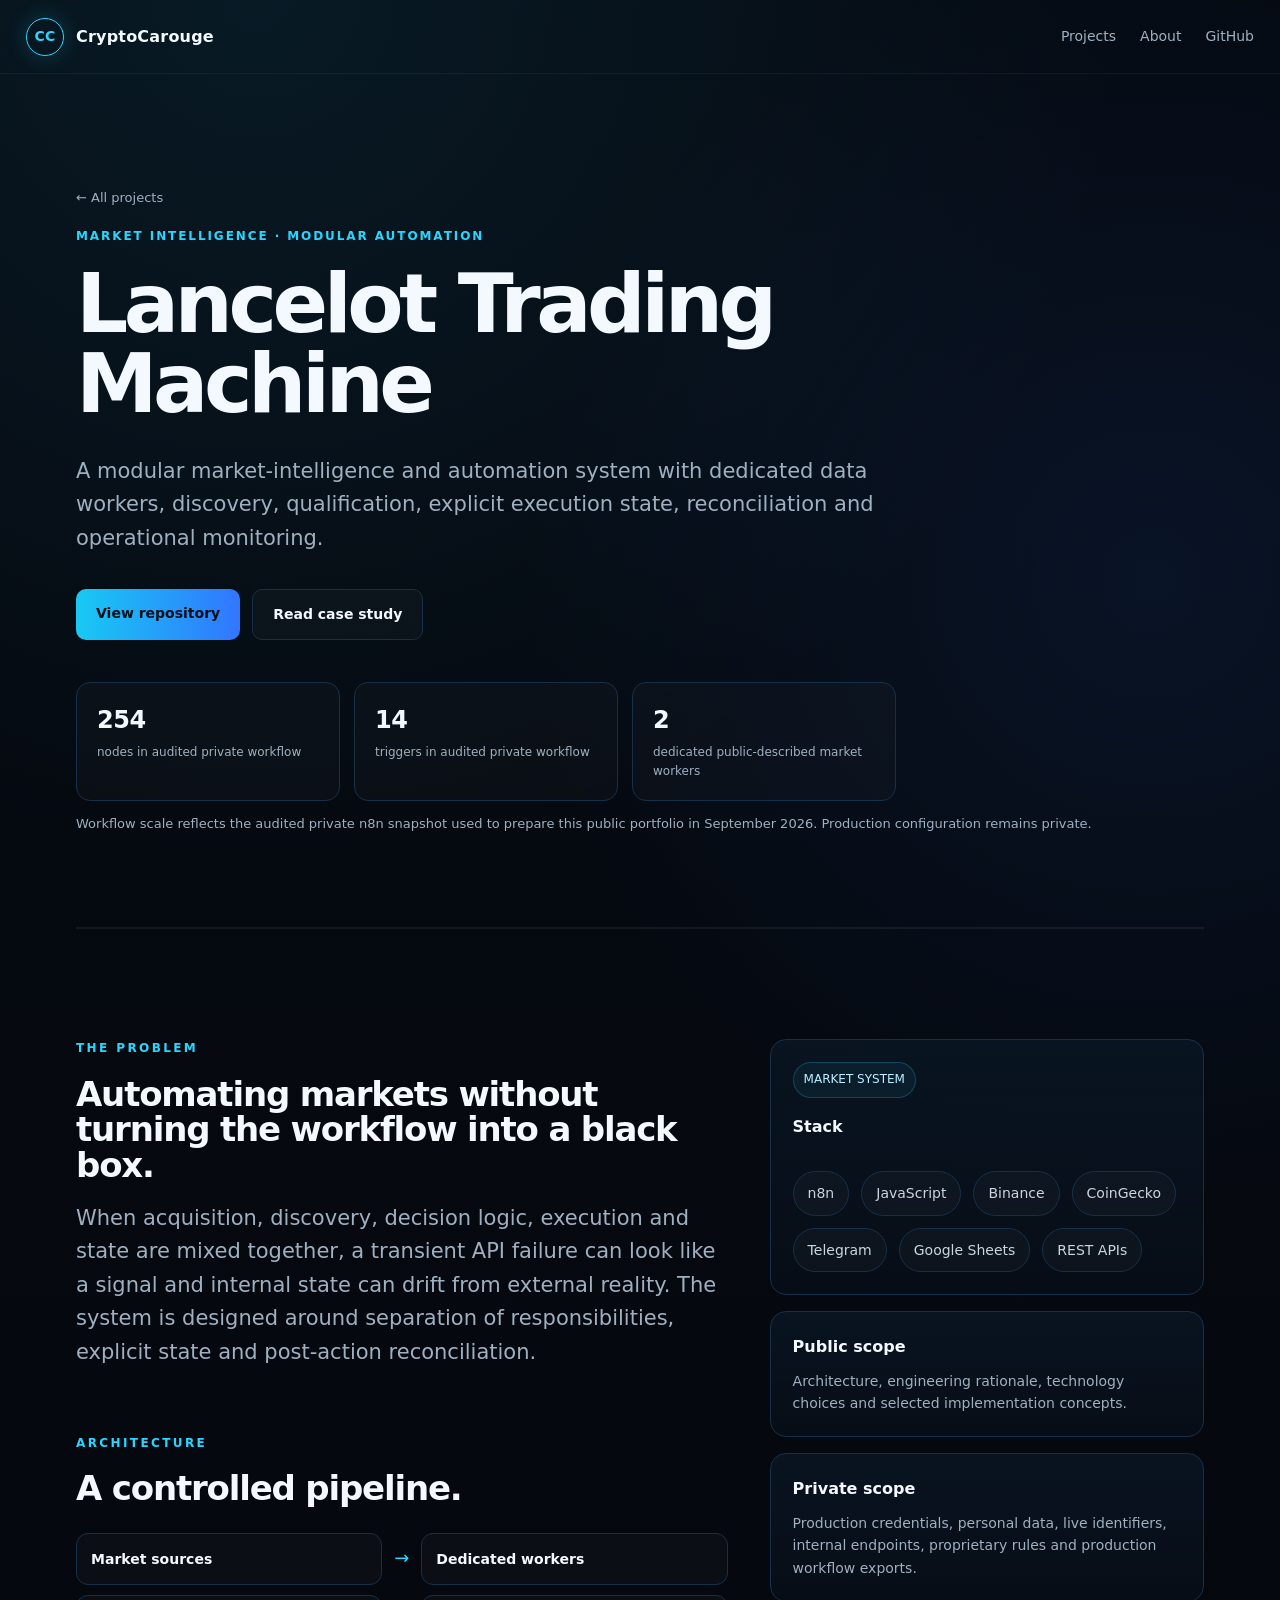
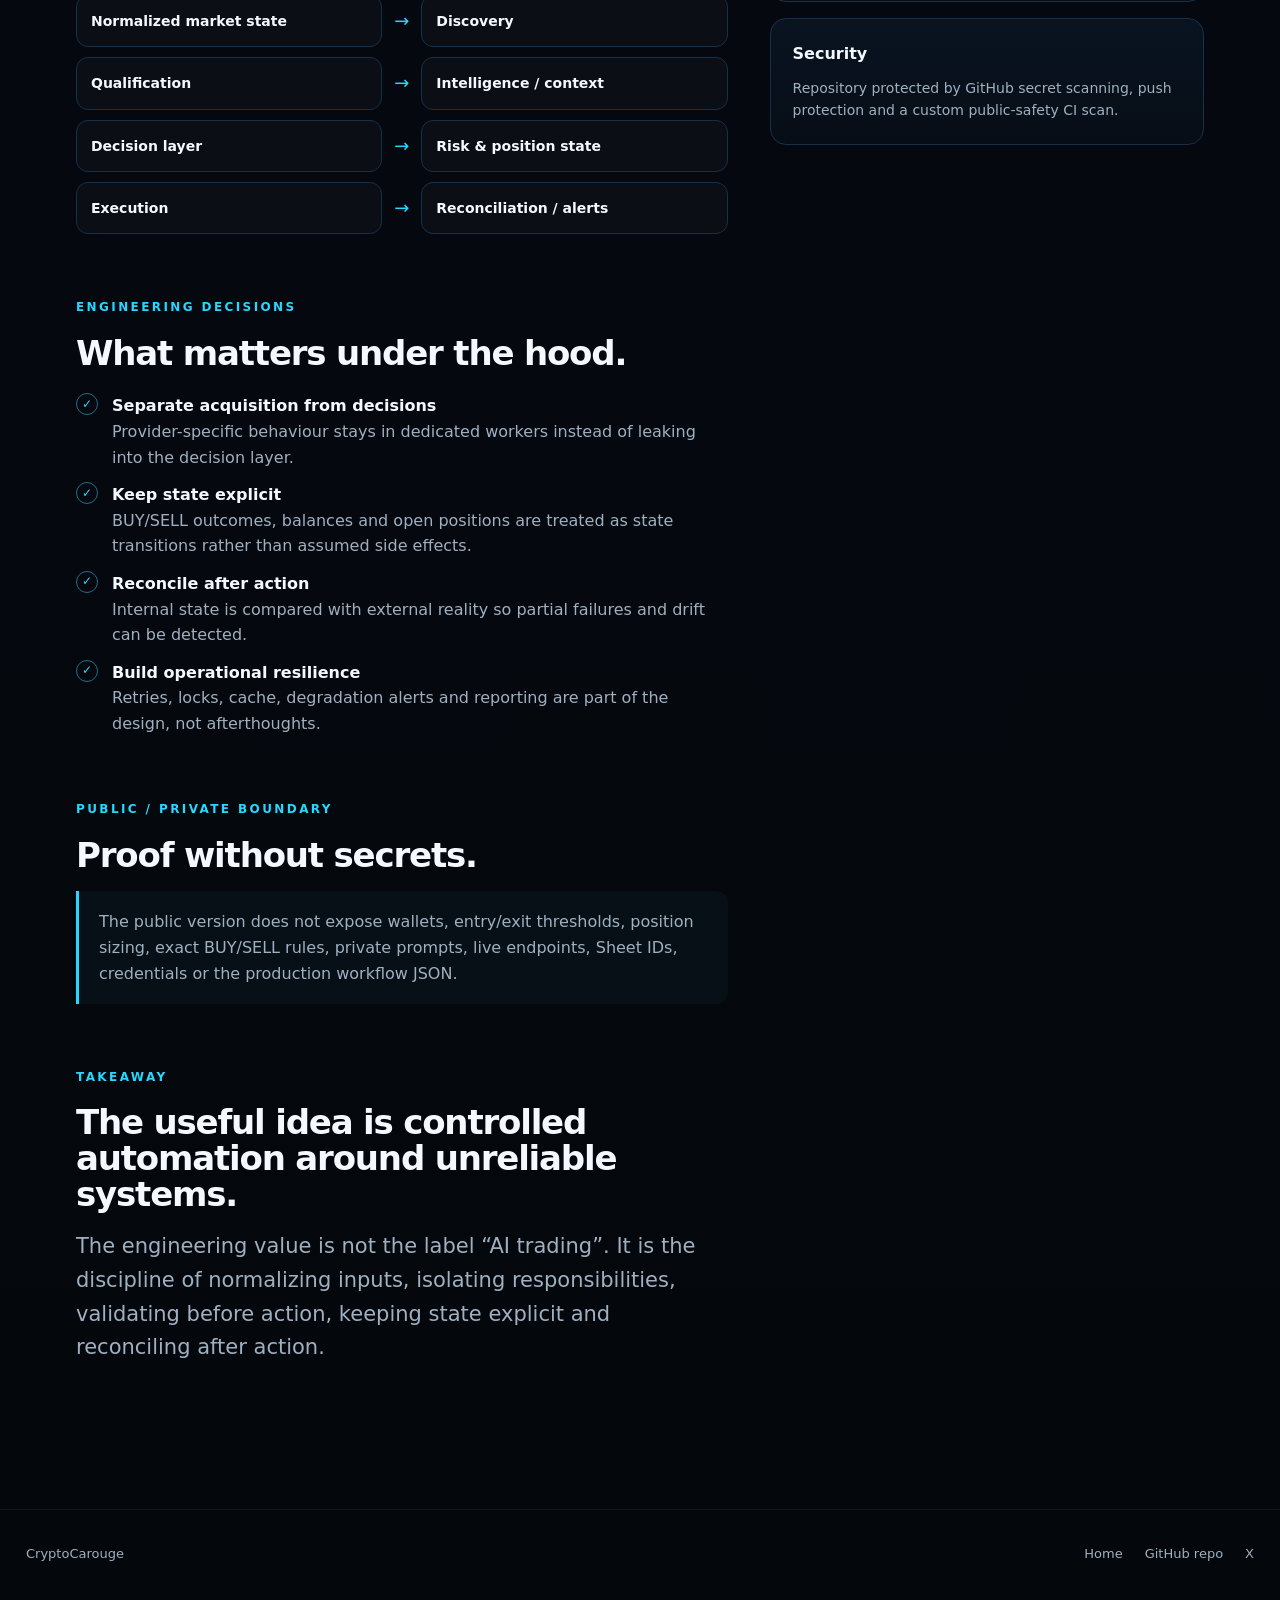
<file: projects/lancelot-trading-machine.html>
<!doctype html>
<html lang="en">
<head>
  <meta charset="utf-8">
  <meta name="viewport" content="width=device-width,initial-scale=1">
  <title>Lancelot Trading Machine — CryptoCarouge</title>
  <meta name="description" content="A modular market-intelligence and automation system with dedicated data workers, discovery, qualification, explicit execution state, reconciliation and operational monitoring.">
  <meta property="og:title" content="Lancelot Trading Machine — CryptoCarouge">
  <meta property="og:description" content="A modular market-intelligence and automation system with dedicated data workers, discovery, qualification, explicit execution state, reconciliation and operational monitoring.">
  <meta property="og:type" content="website">
  <meta property="og:url" content="https://cryptocarouge.github.io/projects/lancelot-trading-machine.html">
  <meta property="og:image" content="https://cryptocarouge.github.io/assets/social/lancelot-trading-machine.png">
  <meta name="twitter:card" content="summary_large_image">
  <meta name="theme-color" content="#07111d">
  <link rel="icon" href="/favicon.svg" type="image/svg+xml">
  <link rel="stylesheet" href="/styles.css">
</head>
<body>
  <header class="nav">
    <a class="brand" href="/" aria-label="CryptoCarouge home"><span class="brand-mark">CC</span><span>CryptoCarouge</span></a>
    <nav><a href="/#projects">Projects</a><a href="/about.html">About</a><a href="https://github.com/cryptocarouge">GitHub</a></nav>
  </header>
  <main class="page-shell">
    <section class="page-hero">
      <a class="back-link" href="/#projects">← All projects</a>
      <div class="project-kicker">MARKET INTELLIGENCE · MODULAR AUTOMATION</div>
      <h1>Lancelot Trading Machine</h1>
      <p class="lead">A modular market-intelligence and automation system with dedicated data workers, discovery, qualification, explicit execution state, reconciliation and operational monitoring.</p>
      <div class="project-actions">
        <a class="button primary" href="https://github.com/cryptocarouge/lancelot-trading-machine">View repository</a>
        <a class="button secondary" href="https://github.com/cryptocarouge/lancelot-trading-machine/blob/main/docs/case-study.md">Read case study</a>
      </div>
      <div class="project-stats"><div class="stat"><strong>254</strong><span>nodes in audited private workflow</span></div><div class="stat"><strong>14</strong><span>triggers in audited private workflow</span></div><div class="stat"><strong>2</strong><span>dedicated public-described market workers</span></div></div>
      <p class="note">Workflow scale reflects the audited private n8n snapshot used to prepare this public portfolio in September 2026. Production configuration remains private.</p>
    </section>

    <section class="section project-layout">
      <div class="project-main">
        <div class="eyebrow">THE PROBLEM</div>
        <h2>Automating markets without turning the workflow into a black box.</h2>
        <p class="lead">When acquisition, discovery, decision logic, execution and state are mixed together, a transient API failure can look like a signal and internal state can drift from external reality. The system is designed around separation of responsibilities, explicit state and post-action reconciliation.</p>

        <div class="eyebrow" style="margin-top:64px">ARCHITECTURE</div>
        <h2>A controlled pipeline.</h2>
        <div class="flow"><div class="flow-row"><div class="flow-node">Market sources</div><div class="flow-arrow">→</div><div class="flow-node">Dedicated workers</div></div><div class="flow-row"><div class="flow-node">Normalized market state</div><div class="flow-arrow">→</div><div class="flow-node">Discovery</div></div><div class="flow-row"><div class="flow-node">Qualification</div><div class="flow-arrow">→</div><div class="flow-node">Intelligence / context</div></div><div class="flow-row"><div class="flow-node">Decision layer</div><div class="flow-arrow">→</div><div class="flow-node">Risk & position state</div></div><div class="flow-row"><div class="flow-node">Execution</div><div class="flow-arrow">→</div><div class="flow-node">Reconciliation / alerts</div></div></div>

        <div class="eyebrow" style="margin-top:64px">ENGINEERING DECISIONS</div>
        <h2>What matters under the hood.</h2>
        <div class="checklist"><div class="check"><i>✓</i><div><b>Separate acquisition from decisions</b><br>Provider-specific behaviour stays in dedicated workers instead of leaking into the decision layer.</div></div><div class="check"><i>✓</i><div><b>Keep state explicit</b><br>BUY/SELL outcomes, balances and open positions are treated as state transitions rather than assumed side effects.</div></div><div class="check"><i>✓</i><div><b>Reconcile after action</b><br>Internal state is compared with external reality so partial failures and drift can be detected.</div></div><div class="check"><i>✓</i><div><b>Build operational resilience</b><br>Retries, locks, cache, degradation alerts and reporting are part of the design, not afterthoughts.</div></div></div>

        <div class="eyebrow" style="margin-top:64px">PUBLIC / PRIVATE BOUNDARY</div>
        <h2>Proof without secrets.</h2>
        <div class="boundary">The public version does not expose wallets, entry/exit thresholds, position sizing, exact BUY/SELL rules, private prompts, live endpoints, Sheet IDs, credentials or the production workflow JSON.</div>

        <div class="eyebrow" style="margin-top:64px">TAKEAWAY</div>
        <h2>The useful idea is controlled automation around unreliable systems.</h2>
        <p class="lead">The engineering value is not the label “AI trading”. It is the discipline of normalizing inputs, isolating responsibilities, validating before action, keeping state explicit and reconciling after action.</p>
      </div>

      <aside class="project-side">
        <div class="info-card">
          <div class="site-badge">MARKET SYSTEM</div>
          <h3 style="margin-top:16px">Stack</h3>
          <div class="stack-list"><span>n8n</span><span>JavaScript</span><span>Binance</span><span>CoinGecko</span><span>Telegram</span><span>Google Sheets</span><span>REST APIs</span></div>
        </div>
        <div class="info-card">
          <h3>Public scope</h3>
          <p>Architecture, engineering rationale, technology choices and selected implementation concepts.</p>
        </div>
        <div class="info-card">
          <h3>Private scope</h3>
          <p>Production credentials, personal data, live identifiers, internal endpoints, proprietary rules and production workflow exports.</p>
        </div>
        <div class="info-card">
          <h3>Security</h3>
          <p>Repository protected by GitHub secret scanning, push protection and a custom public-safety CI scan.</p>
        </div>
      </aside>
    </section>
  </main>
  <footer><span>CryptoCarouge</span><div><a href="/">Home</a><a href="https://github.com/cryptocarouge/lancelot-trading-machine">GitHub repo</a><a href="https://x.com/lancelotCarouge">X</a></div></footer>
</body>
</html>
</file>
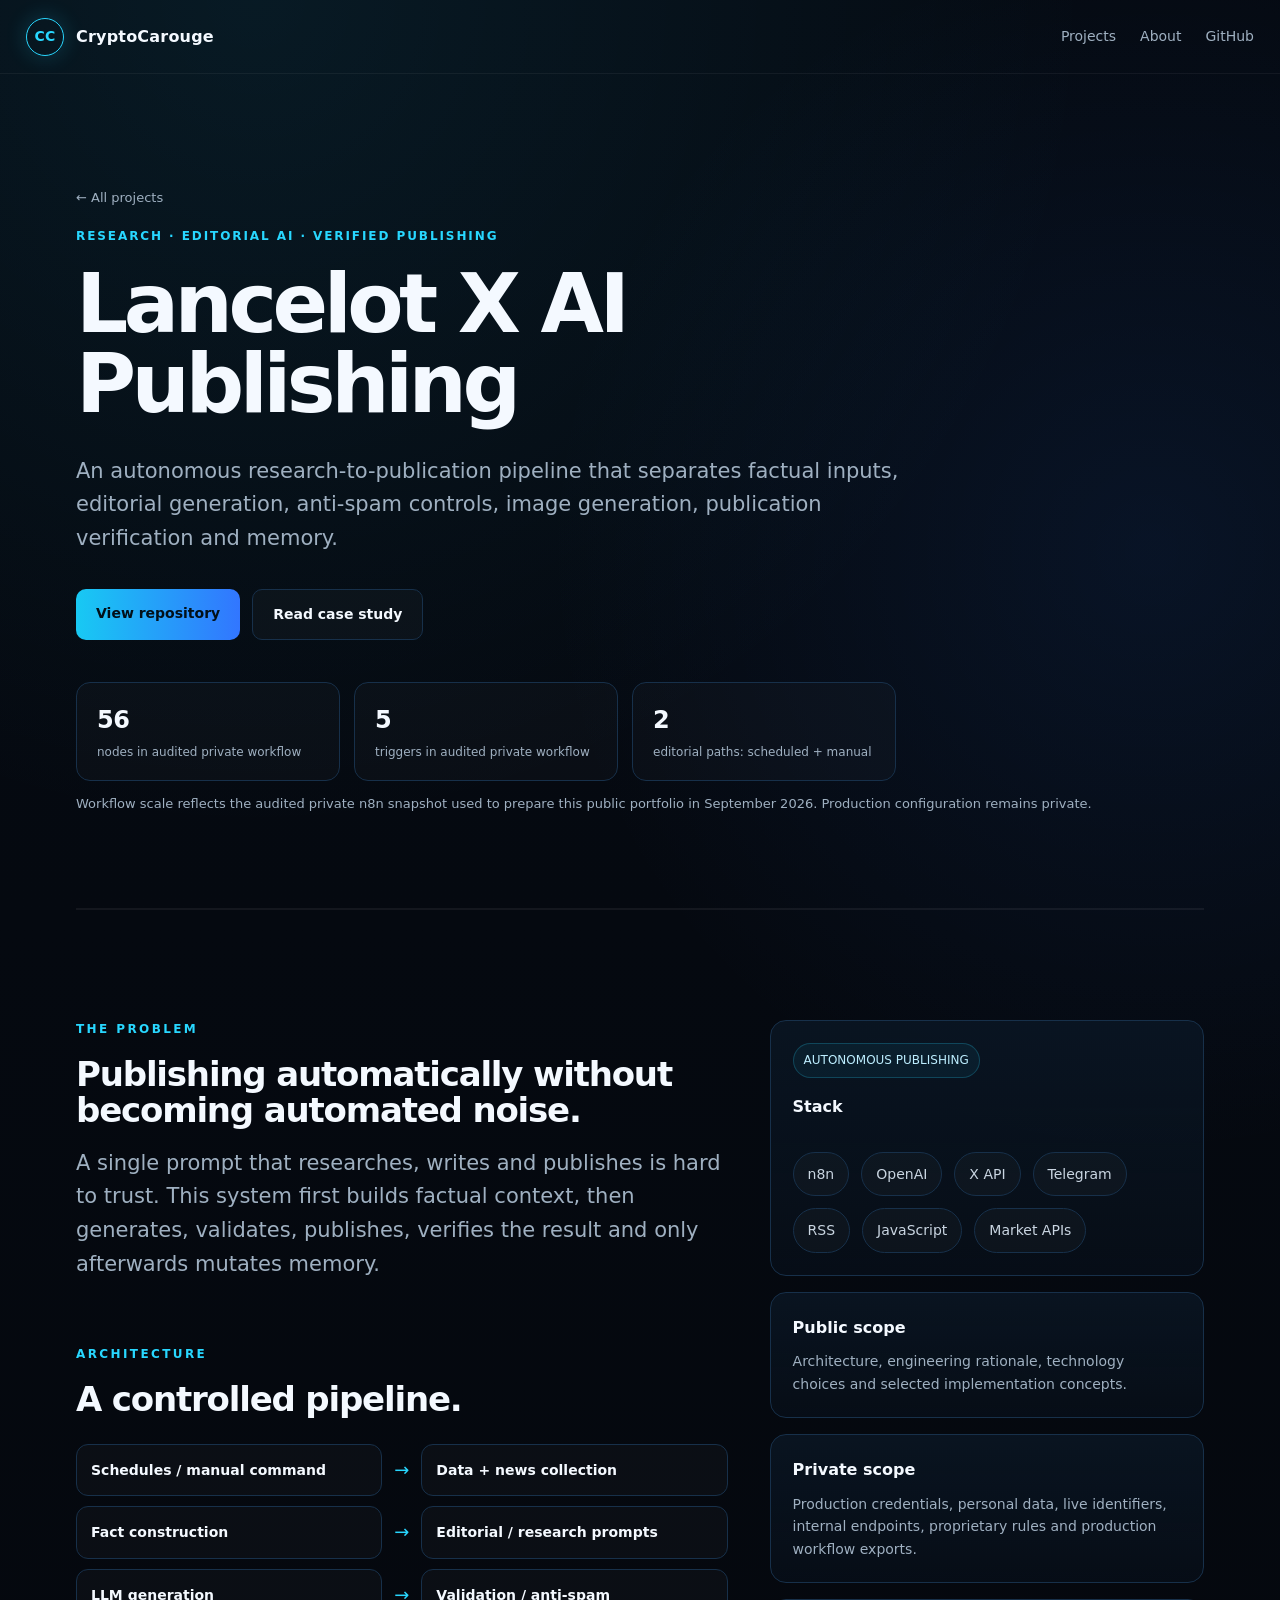
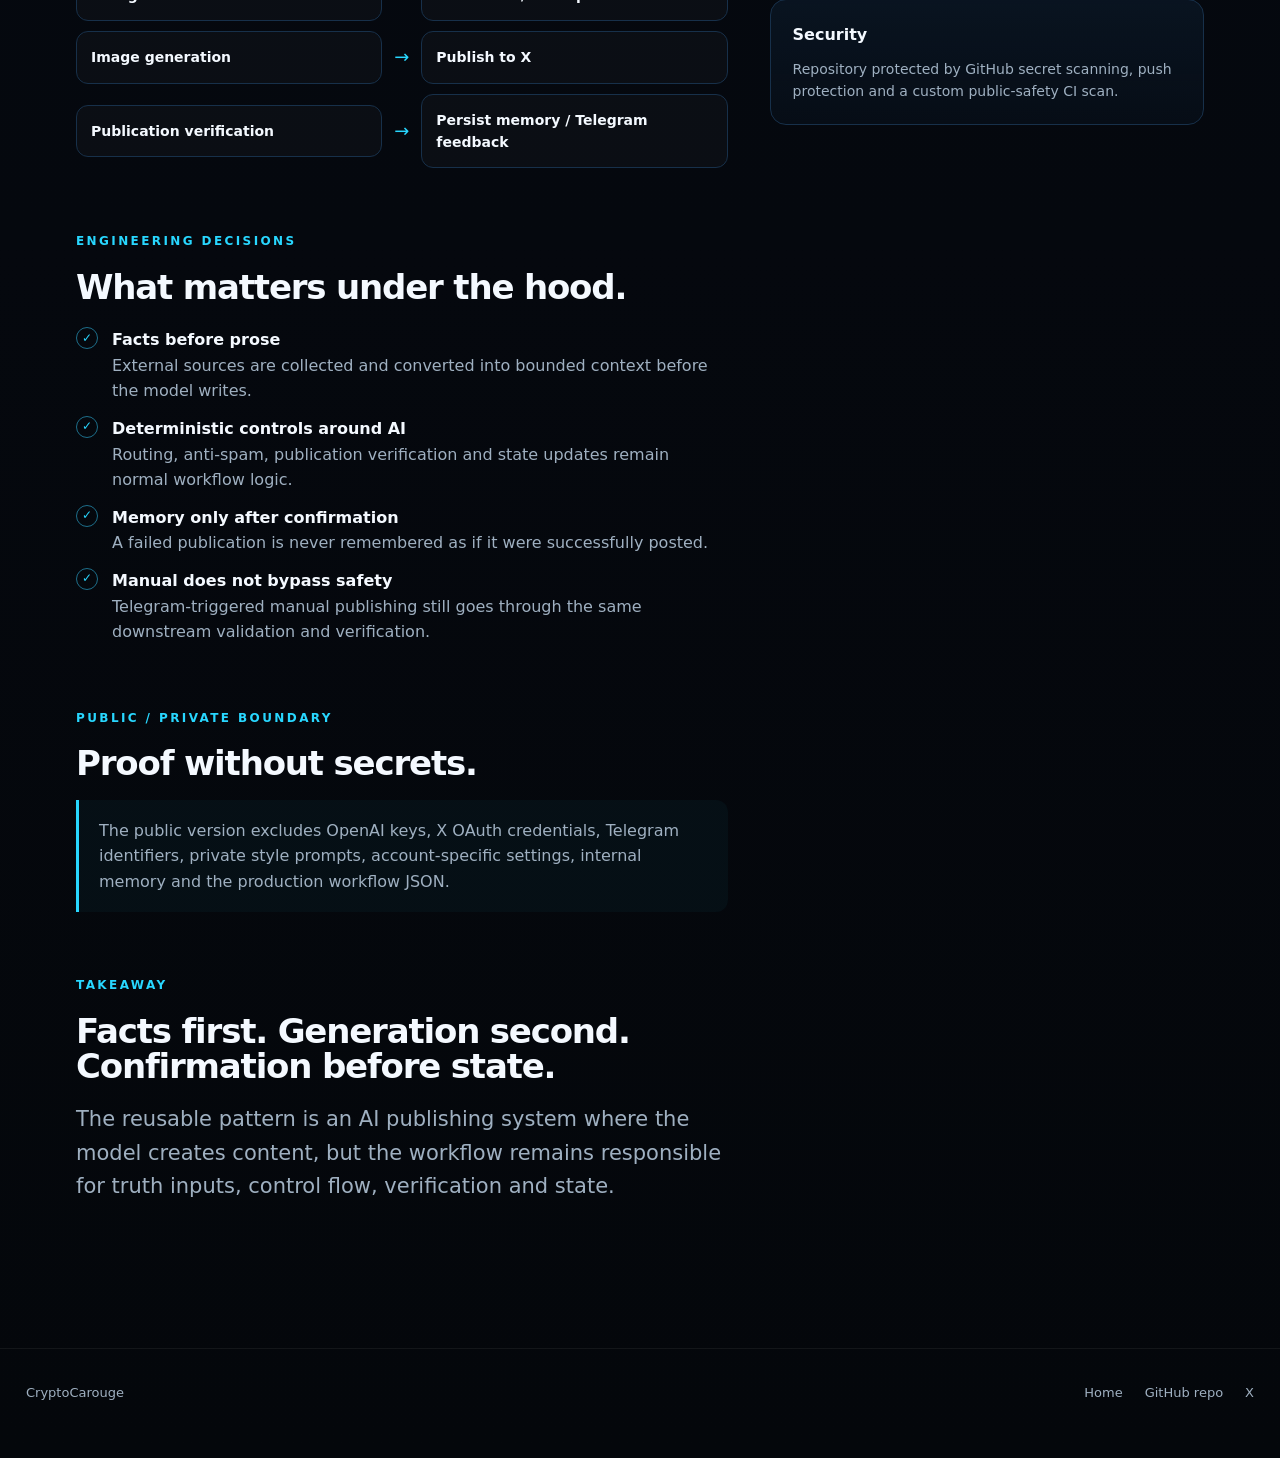
<file: projects/lancelot-x-ai-publishing.html>
<!doctype html>
<html lang="en">
<head>
  <meta charset="utf-8">
  <meta name="viewport" content="width=device-width,initial-scale=1">
  <title>Lancelot X AI Publishing — CryptoCarouge</title>
  <meta name="description" content="An autonomous research-to-publication pipeline that separates factual inputs, editorial generation, anti-spam controls, image generation, publication verification and memory.">
  <meta property="og:title" content="Lancelot X AI Publishing — CryptoCarouge">
  <meta property="og:description" content="An autonomous research-to-publication pipeline that separates factual inputs, editorial generation, anti-spam controls, image generation, publication verification and memory.">
  <meta property="og:type" content="website">
  <meta property="og:url" content="https://cryptocarouge.github.io/projects/lancelot-x-ai-publishing.html">
  <meta property="og:image" content="https://cryptocarouge.github.io/assets/social/lancelot-x-ai-publishing.png">
  <meta name="twitter:card" content="summary_large_image">
  <meta name="theme-color" content="#07111d">
  <link rel="icon" href="/favicon.svg" type="image/svg+xml">
  <link rel="stylesheet" href="/styles.css">
</head>
<body>
  <header class="nav">
    <a class="brand" href="/" aria-label="CryptoCarouge home"><span class="brand-mark">CC</span><span>CryptoCarouge</span></a>
    <nav><a href="/#projects">Projects</a><a href="/about.html">About</a><a href="https://github.com/cryptocarouge">GitHub</a></nav>
  </header>
  <main class="page-shell">
    <section class="page-hero">
      <a class="back-link" href="/#projects">← All projects</a>
      <div class="project-kicker">RESEARCH · EDITORIAL AI · VERIFIED PUBLISHING</div>
      <h1>Lancelot X AI Publishing</h1>
      <p class="lead">An autonomous research-to-publication pipeline that separates factual inputs, editorial generation, anti-spam controls, image generation, publication verification and memory.</p>
      <div class="project-actions">
        <a class="button primary" href="https://github.com/cryptocarouge/lancelot-x-ai-publishing">View repository</a>
        <a class="button secondary" href="https://github.com/cryptocarouge/lancelot-x-ai-publishing/blob/main/docs/case-study.md">Read case study</a>
      </div>
      <div class="project-stats"><div class="stat"><strong>56</strong><span>nodes in audited private workflow</span></div><div class="stat"><strong>5</strong><span>triggers in audited private workflow</span></div><div class="stat"><strong>2</strong><span>editorial paths: scheduled + manual</span></div></div>
      <p class="note">Workflow scale reflects the audited private n8n snapshot used to prepare this public portfolio in September 2026. Production configuration remains private.</p>
    </section>

    <section class="section project-layout">
      <div class="project-main">
        <div class="eyebrow">THE PROBLEM</div>
        <h2>Publishing automatically without becoming automated noise.</h2>
        <p class="lead">A single prompt that researches, writes and publishes is hard to trust. This system first builds factual context, then generates, validates, publishes, verifies the result and only afterwards mutates memory.</p>

        <div class="eyebrow" style="margin-top:64px">ARCHITECTURE</div>
        <h2>A controlled pipeline.</h2>
        <div class="flow"><div class="flow-row"><div class="flow-node">Schedules / manual command</div><div class="flow-arrow">→</div><div class="flow-node">Data + news collection</div></div><div class="flow-row"><div class="flow-node">Fact construction</div><div class="flow-arrow">→</div><div class="flow-node">Editorial / research prompts</div></div><div class="flow-row"><div class="flow-node">LLM generation</div><div class="flow-arrow">→</div><div class="flow-node">Validation / anti-spam</div></div><div class="flow-row"><div class="flow-node">Image generation</div><div class="flow-arrow">→</div><div class="flow-node">Publish to X</div></div><div class="flow-row"><div class="flow-node">Publication verification</div><div class="flow-arrow">→</div><div class="flow-node">Persist memory / Telegram feedback</div></div></div>

        <div class="eyebrow" style="margin-top:64px">ENGINEERING DECISIONS</div>
        <h2>What matters under the hood.</h2>
        <div class="checklist"><div class="check"><i>✓</i><div><b>Facts before prose</b><br>External sources are collected and converted into bounded context before the model writes.</div></div><div class="check"><i>✓</i><div><b>Deterministic controls around AI</b><br>Routing, anti-spam, publication verification and state updates remain normal workflow logic.</div></div><div class="check"><i>✓</i><div><b>Memory only after confirmation</b><br>A failed publication is never remembered as if it were successfully posted.</div></div><div class="check"><i>✓</i><div><b>Manual does not bypass safety</b><br>Telegram-triggered manual publishing still goes through the same downstream validation and verification.</div></div></div>

        <div class="eyebrow" style="margin-top:64px">PUBLIC / PRIVATE BOUNDARY</div>
        <h2>Proof without secrets.</h2>
        <div class="boundary">The public version excludes OpenAI keys, X OAuth credentials, Telegram identifiers, private style prompts, account-specific settings, internal memory and the production workflow JSON.</div>

        <div class="eyebrow" style="margin-top:64px">TAKEAWAY</div>
        <h2>Facts first. Generation second. Confirmation before state.</h2>
        <p class="lead">The reusable pattern is an AI publishing system where the model creates content, but the workflow remains responsible for truth inputs, control flow, verification and state.</p>
      </div>

      <aside class="project-side">
        <div class="info-card">
          <div class="site-badge">AUTONOMOUS PUBLISHING</div>
          <h3 style="margin-top:16px">Stack</h3>
          <div class="stack-list"><span>n8n</span><span>OpenAI</span><span>X API</span><span>Telegram</span><span>RSS</span><span>JavaScript</span><span>Market APIs</span></div>
        </div>
        <div class="info-card">
          <h3>Public scope</h3>
          <p>Architecture, engineering rationale, technology choices and selected implementation concepts.</p>
        </div>
        <div class="info-card">
          <h3>Private scope</h3>
          <p>Production credentials, personal data, live identifiers, internal endpoints, proprietary rules and production workflow exports.</p>
        </div>
        <div class="info-card">
          <h3>Security</h3>
          <p>Repository protected by GitHub secret scanning, push protection and a custom public-safety CI scan.</p>
        </div>
      </aside>
    </section>
  </main>
  <footer><span>CryptoCarouge</span><div><a href="/">Home</a><a href="https://github.com/cryptocarouge/lancelot-x-ai-publishing">GitHub repo</a><a href="https://x.com/lancelotCarouge">X</a></div></footer>
</body>
</html>
</file>
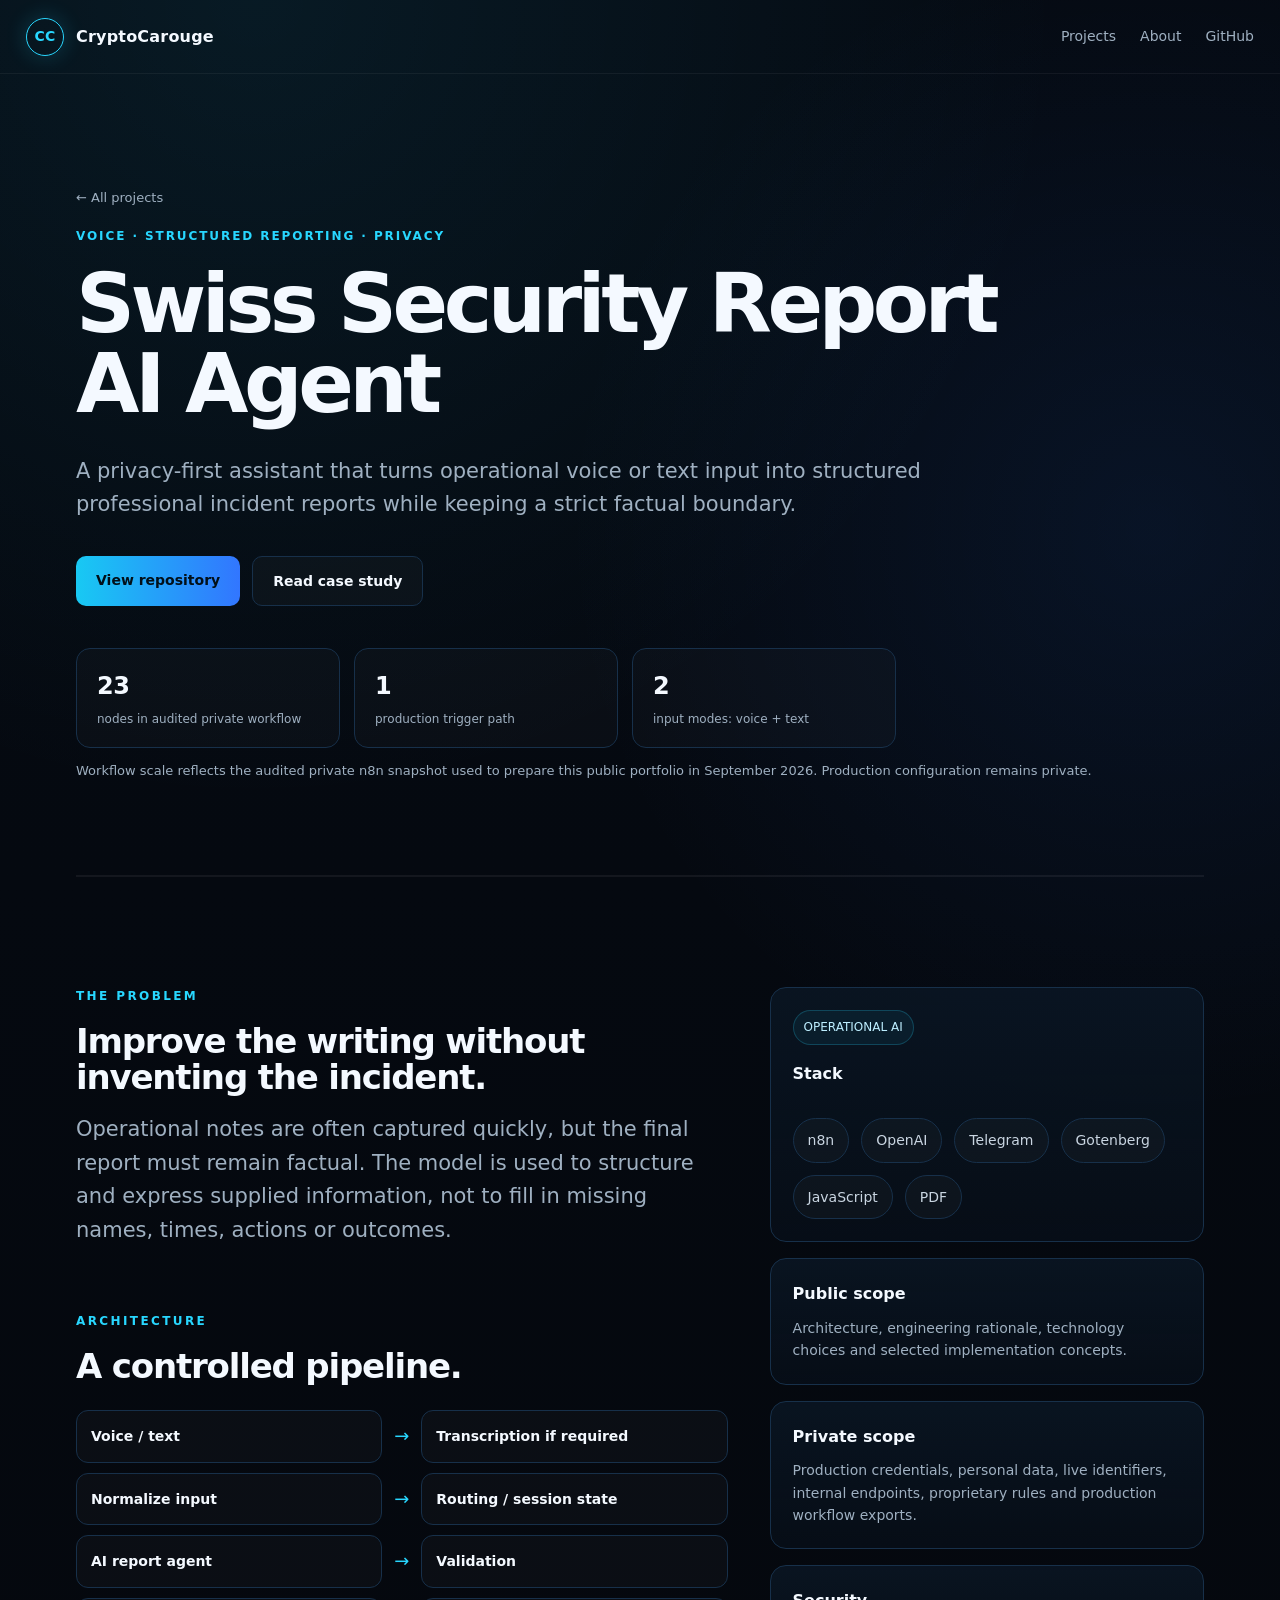
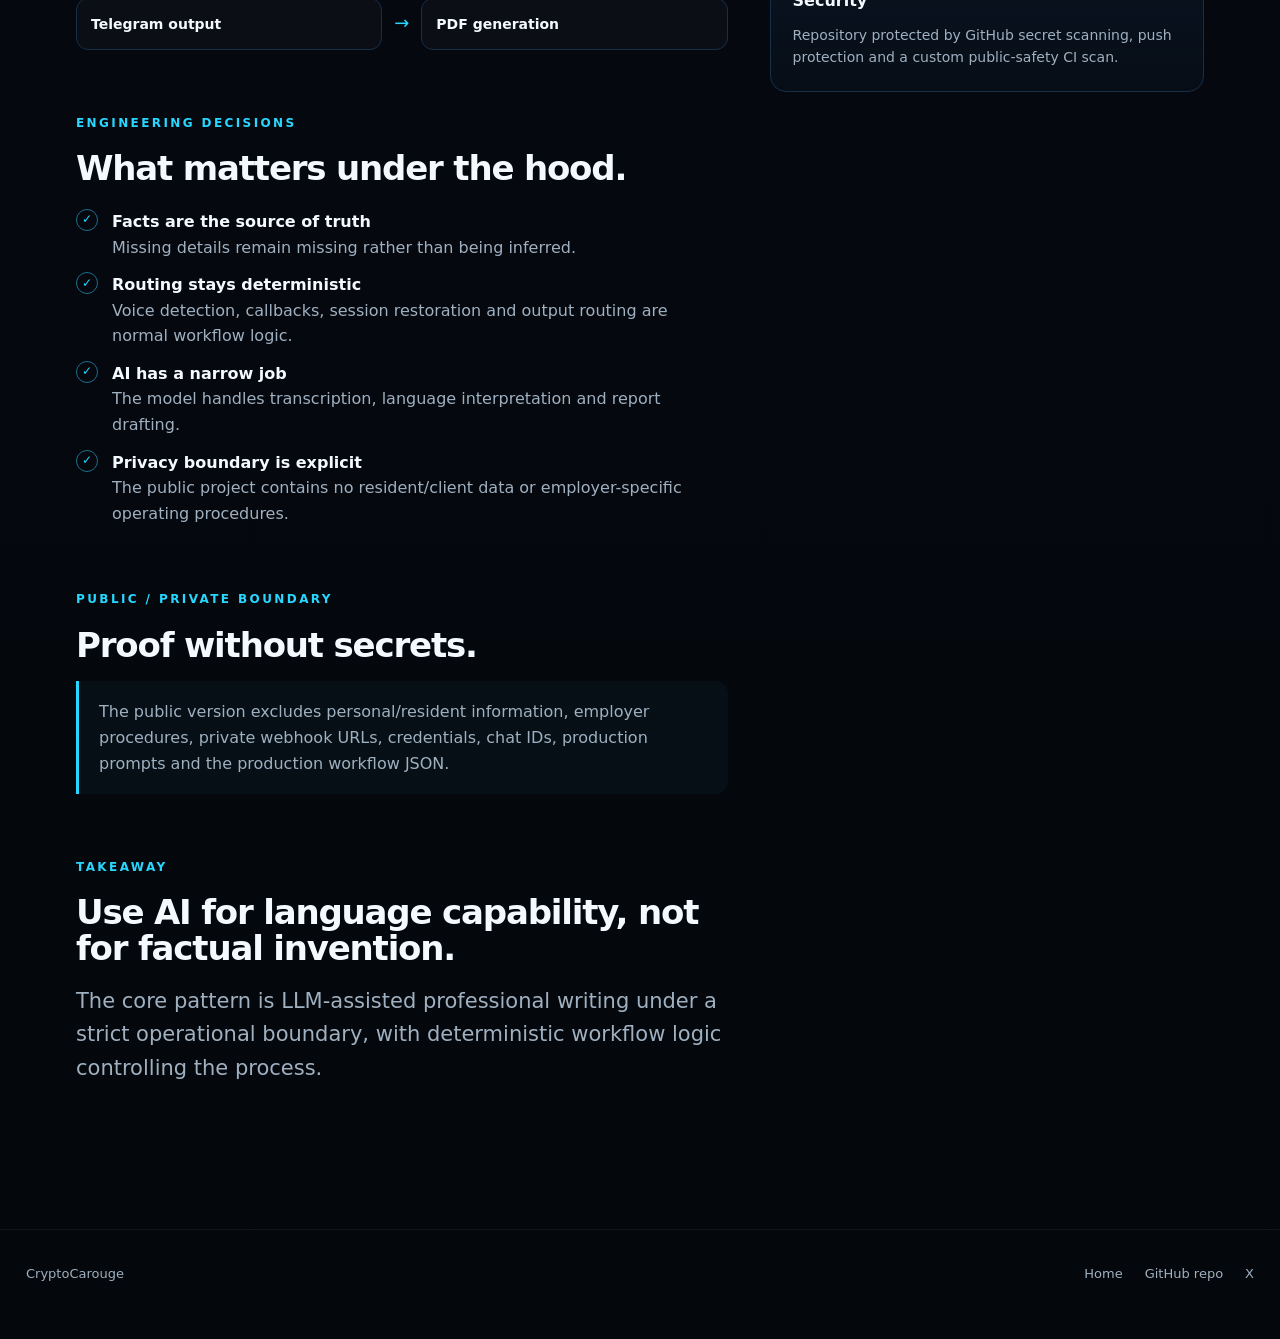
<file: projects/swiss-security-report-ai-agent.html>
<!doctype html>
<html lang="en">
<head>
  <meta charset="utf-8">
  <meta name="viewport" content="width=device-width,initial-scale=1">
  <title>Swiss Security Report AI Agent — CryptoCarouge</title>
  <meta name="description" content="A privacy-first assistant that turns operational voice or text input into structured professional incident reports while keeping a strict factual boundary.">
  <meta property="og:title" content="Swiss Security Report AI Agent — CryptoCarouge">
  <meta property="og:description" content="A privacy-first assistant that turns operational voice or text input into structured professional incident reports while keeping a strict factual boundary.">
  <meta property="og:type" content="website">
  <meta property="og:url" content="https://cryptocarouge.github.io/projects/swiss-security-report-ai-agent.html">
  <meta property="og:image" content="https://cryptocarouge.github.io/assets/social/swiss-security-report-ai-agent.png">
  <meta name="twitter:card" content="summary_large_image">
  <meta name="theme-color" content="#07111d">
  <link rel="icon" href="/favicon.svg" type="image/svg+xml">
  <link rel="stylesheet" href="/styles.css">
</head>
<body>
  <header class="nav">
    <a class="brand" href="/" aria-label="CryptoCarouge home"><span class="brand-mark">CC</span><span>CryptoCarouge</span></a>
    <nav><a href="/#projects">Projects</a><a href="/about.html">About</a><a href="https://github.com/cryptocarouge">GitHub</a></nav>
  </header>
  <main class="page-shell">
    <section class="page-hero">
      <a class="back-link" href="/#projects">← All projects</a>
      <div class="project-kicker">VOICE · STRUCTURED REPORTING · PRIVACY</div>
      <h1>Swiss Security Report AI Agent</h1>
      <p class="lead">A privacy-first assistant that turns operational voice or text input into structured professional incident reports while keeping a strict factual boundary.</p>
      <div class="project-actions">
        <a class="button primary" href="https://github.com/cryptocarouge/swiss-security-report-ai-agent">View repository</a>
        <a class="button secondary" href="https://github.com/cryptocarouge/swiss-security-report-ai-agent/blob/main/docs/case-study.md">Read case study</a>
      </div>
      <div class="project-stats"><div class="stat"><strong>23</strong><span>nodes in audited private workflow</span></div><div class="stat"><strong>1</strong><span>production trigger path</span></div><div class="stat"><strong>2</strong><span>input modes: voice + text</span></div></div>
      <p class="note">Workflow scale reflects the audited private n8n snapshot used to prepare this public portfolio in September 2026. Production configuration remains private.</p>
    </section>

    <section class="section project-layout">
      <div class="project-main">
        <div class="eyebrow">THE PROBLEM</div>
        <h2>Improve the writing without inventing the incident.</h2>
        <p class="lead">Operational notes are often captured quickly, but the final report must remain factual. The model is used to structure and express supplied information, not to fill in missing names, times, actions or outcomes.</p>

        <div class="eyebrow" style="margin-top:64px">ARCHITECTURE</div>
        <h2>A controlled pipeline.</h2>
        <div class="flow"><div class="flow-row"><div class="flow-node">Voice / text</div><div class="flow-arrow">→</div><div class="flow-node">Transcription if required</div></div><div class="flow-row"><div class="flow-node">Normalize input</div><div class="flow-arrow">→</div><div class="flow-node">Routing / session state</div></div><div class="flow-row"><div class="flow-node">AI report agent</div><div class="flow-arrow">→</div><div class="flow-node">Validation</div></div><div class="flow-row"><div class="flow-node">Telegram output</div><div class="flow-arrow">→</div><div class="flow-node">PDF generation</div></div></div>

        <div class="eyebrow" style="margin-top:64px">ENGINEERING DECISIONS</div>
        <h2>What matters under the hood.</h2>
        <div class="checklist"><div class="check"><i>✓</i><div><b>Facts are the source of truth</b><br>Missing details remain missing rather than being inferred.</div></div><div class="check"><i>✓</i><div><b>Routing stays deterministic</b><br>Voice detection, callbacks, session restoration and output routing are normal workflow logic.</div></div><div class="check"><i>✓</i><div><b>AI has a narrow job</b><br>The model handles transcription, language interpretation and report drafting.</div></div><div class="check"><i>✓</i><div><b>Privacy boundary is explicit</b><br>The public project contains no resident/client data or employer-specific operating procedures.</div></div></div>

        <div class="eyebrow" style="margin-top:64px">PUBLIC / PRIVATE BOUNDARY</div>
        <h2>Proof without secrets.</h2>
        <div class="boundary">The public version excludes personal/resident information, employer procedures, private webhook URLs, credentials, chat IDs, production prompts and the production workflow JSON.</div>

        <div class="eyebrow" style="margin-top:64px">TAKEAWAY</div>
        <h2>Use AI for language capability, not for factual invention.</h2>
        <p class="lead">The core pattern is LLM-assisted professional writing under a strict operational boundary, with deterministic workflow logic controlling the process.</p>
      </div>

      <aside class="project-side">
        <div class="info-card">
          <div class="site-badge">OPERATIONAL AI</div>
          <h3 style="margin-top:16px">Stack</h3>
          <div class="stack-list"><span>n8n</span><span>OpenAI</span><span>Telegram</span><span>Gotenberg</span><span>JavaScript</span><span>PDF</span></div>
        </div>
        <div class="info-card">
          <h3>Public scope</h3>
          <p>Architecture, engineering rationale, technology choices and selected implementation concepts.</p>
        </div>
        <div class="info-card">
          <h3>Private scope</h3>
          <p>Production credentials, personal data, live identifiers, internal endpoints, proprietary rules and production workflow exports.</p>
        </div>
        <div class="info-card">
          <h3>Security</h3>
          <p>Repository protected by GitHub secret scanning, push protection and a custom public-safety CI scan.</p>
        </div>
      </aside>
    </section>
  </main>
  <footer><span>CryptoCarouge</span><div><a href="/">Home</a><a href="https://github.com/cryptocarouge/swiss-security-report-ai-agent">GitHub repo</a><a href="https://x.com/lancelotCarouge">X</a></div></footer>
</body>
</html>
</file>
<file: styles.css>
:root{
  --bg:#050a12;--bg2:#07111d;--panel:#0a1624;--line:#17304a;--text:#f4f9ff;--muted:#9fb0c1;
  --cyan:#28d7ff;--blue:#2b7cff;--max:1180px
}
*{box-sizing:border-box}html{scroll-behavior:smooth}body{margin:0;background:
radial-gradient(circle at 20% 0%,rgba(40,215,255,.08),transparent 26%),
radial-gradient(circle at 90% 18%,rgba(43,124,255,.09),transparent 22%),
linear-gradient(180deg,var(--bg),#05080e 60%,#04070b);color:var(--text);font-family:Inter,ui-sans-serif,system-ui,-apple-system,BlinkMacSystemFont,"Segoe UI",sans-serif;line-height:1.6}
a{color:inherit;text-decoration:none}.nav{height:74px;display:flex;align-items:center;justify-content:space-between;max-width:var(--max);margin:auto;padding:0 26px;border-bottom:1px solid rgba(255,255,255,.05)}
.brand{display:flex;gap:12px;align-items:center;font-weight:750;letter-spacing:.2px}.brand-mark{display:grid;place-items:center;width:38px;height:38px;border:1px solid #29d7ff;border-radius:50%;color:var(--cyan);box-shadow:0 0 22px rgba(40,215,255,.2);font-size:14px}
nav{display:flex;gap:24px;color:var(--muted);font-size:14px}nav a:hover{color:var(--cyan)}
main{max-width:var(--max);margin:auto;padding:0 26px}.hero{min-height:690px;display:flex;flex-direction:column;justify-content:center;max-width:920px}
.eyebrow{font-size:12px;letter-spacing:.2em;color:var(--cyan);font-weight:800;margin-bottom:18px}
h1{font-size:clamp(52px,8vw,94px);line-height:.98;letter-spacing:-.055em;margin:0 0 30px;max-width:1050px}h1 span{background:linear-gradient(90deg,var(--cyan),#75a7ff);-webkit-background-clip:text;background-clip:text;color:transparent}
.lead{font-size:21px;color:var(--muted);max-width:780px;margin:0 0 34px}.cta-row{display:flex;gap:14px;flex-wrap:wrap}.button{padding:13px 20px;border-radius:10px;font-weight:700;font-size:14px}.primary{background:linear-gradient(90deg,#18c9f3,#3276ff);color:#021019}.secondary{border:1px solid var(--line);background:rgba(255,255,255,.025)}
.signal{display:flex;gap:44px;margin-top:62px;padding-top:28px;border-top:1px solid var(--line);max-width:760px}.signal div{display:flex;flex-direction:column}.signal strong{font-size:20px}.signal span{font-size:12px;color:var(--muted);margin-top:2px}
.section{padding:110px 0;border-top:1px solid rgba(255,255,255,.06)}.section-heading{max-width:760px;margin-bottom:42px}h2{font-size:clamp(34px,5vw,56px);line-height:1.05;letter-spacing:-.035em;margin:0 0 18px}.section-heading p,.policy p{color:var(--muted);font-size:18px}
.grid{display:grid;grid-template-columns:repeat(2,1fr);gap:18px}.card{padding:28px;border:1px solid var(--line);border-radius:18px;background:linear-gradient(180deg,rgba(10,22,36,.88),rgba(7,16,27,.72));min-height:300px;display:flex;flex-direction:column;transition:transform .2s,border-color .2s}.card:hover{transform:translateY(-3px);border-color:#2a6f9b}.featured{grid-column:1/-1;min-height:260px;background:radial-gradient(circle at 85% 15%,rgba(40,215,255,.08),transparent 26%),linear-gradient(180deg,rgba(10,22,36,.96),rgba(7,16,27,.75))}
.tag{font-size:11px;text-transform:uppercase;letter-spacing:.15em;color:var(--cyan);margin-bottom:18px}.card h3{font-size:27px;letter-spacing:-.02em;margin:0 0 12px}.card p{color:var(--muted);margin:0 0 22px;max-width:760px}.card a{margin-top:auto;color:var(--cyan);font-weight:700;font-size:14px}.chips{display:flex;gap:8px;flex-wrap:wrap;margin-bottom:24px}.chips span,.stack-list span{border:1px solid var(--line);background:rgba(255,255,255,.025);border-radius:999px;padding:6px 10px;font-size:12px;color:#c9d5e1}
.split{display:grid;grid-template-columns:.8fr 1.2fr;gap:70px}.principles{border-top:1px solid var(--line)}.principles>div{display:grid;grid-template-columns:55px 1fr;gap:16px;padding:24px 0;border-bottom:1px solid var(--line)}.principles span{color:var(--cyan);font-size:12px;font-weight:800}.principles p{margin:0;color:var(--muted)}.principles strong{color:var(--text)}
.stack-list{display:flex;gap:12px;flex-wrap:wrap;margin-top:32px}.stack-list span{font-size:14px;padding:10px 14px}
.policy{display:grid;grid-template-columns:1fr 1fr;gap:60px;align-items:end}.policy p{margin:0}
footer{max-width:var(--max);margin:auto;padding:34px 26px 54px;border-top:1px solid rgba(255,255,255,.06);display:flex;justify-content:space-between;color:var(--muted);font-size:13px}footer div{display:flex;gap:22px}
@media(max-width:760px){.nav nav{display:none}.hero{min-height:610px}.signal{gap:20px;flex-wrap:wrap}.grid{grid-template-columns:1fr}.featured{grid-column:auto}.split,.policy{grid-template-columns:1fr;gap:30px}.section{padding:78px 0}h1{font-size:52px}.lead{font-size:18px}}

/* Project pages */
.page-shell{max-width:var(--max);margin:auto;padding:0 26px}
.page-hero{padding:110px 0 80px;border-bottom:1px solid rgba(255,255,255,.06)}
.page-hero .project-kicker{display:flex;gap:10px;align-items:center;color:var(--cyan);font-size:12px;font-weight:800;letter-spacing:.16em;text-transform:uppercase;margin-bottom:18px}
.page-hero h1{font-size:clamp(48px,7vw,82px);max-width:980px}
.page-hero .lead{max-width:860px}
.project-stats{display:grid;grid-template-columns:repeat(3,minmax(0,1fr));gap:14px;margin-top:42px;max-width:820px}
.stat{padding:18px 20px;border:1px solid var(--line);border-radius:14px;background:rgba(255,255,255,.02)}
.stat strong{display:block;font-size:24px;letter-spacing:-.02em}.stat span{display:block;color:var(--muted);font-size:12px;margin-top:4px}
.project-layout{display:grid;grid-template-columns:1.2fr .8fr;gap:42px;align-items:start}
.project-main h2,.project-side h2{font-size:34px}
.project-side{position:sticky;top:28px}
.info-card{padding:22px;border:1px solid var(--line);border-radius:16px;background:linear-gradient(180deg,rgba(10,22,36,.82),rgba(7,16,27,.62));margin-bottom:16px}
.info-card h3{margin:0 0 10px;font-size:16px}.info-card p{margin:0;color:var(--muted);font-size:14px}
.flow{display:grid;gap:10px;margin-top:26px}
.flow-row{display:grid;grid-template-columns:1fr auto 1fr;gap:12px;align-items:center}
.flow-node{padding:14px;border:1px solid var(--line);border-radius:12px;background:rgba(255,255,255,.025);font-weight:700;font-size:14px}
.flow-arrow{color:var(--cyan);font-size:18px;text-align:center}
.flow-wide{grid-column:1/-1}
.checklist{display:grid;gap:12px;margin-top:22px}
.check{display:grid;grid-template-columns:24px 1fr;gap:12px;align-items:start;color:var(--muted)}
.check b{color:var(--text)}.check i{display:grid;place-items:center;width:22px;height:22px;border:1px solid #1d6e8a;border-radius:50%;color:var(--cyan);font-style:normal;font-size:12px}
.boundary{border-left:3px solid var(--cyan);padding:18px 20px;background:rgba(40,215,255,.035);border-radius:0 12px 12px 0;color:var(--muted)}
.subnav{display:flex;gap:10px;flex-wrap:wrap;margin-top:24px}.subnav a{padding:8px 11px;border:1px solid var(--line);border-radius:999px;color:#cbd7e2;font-size:12px}
.back-link{display:inline-flex;gap:8px;align-items:center;color:var(--muted);font-size:13px;margin-bottom:18px}.back-link:hover{color:var(--cyan)}
.project-actions{display:flex;gap:12px;flex-wrap:wrap;margin-top:30px}
.mini-grid{display:grid;grid-template-columns:repeat(2,1fr);gap:14px;margin-top:24px}
.mini-card{padding:18px;border:1px solid var(--line);border-radius:14px;background:rgba(255,255,255,.02)}
.mini-card h3{margin:0 0 7px;font-size:16px}.mini-card p{margin:0;color:var(--muted);font-size:14px}
.note{font-size:13px;color:var(--muted)}
.site-badge{display:inline-flex;align-items:center;gap:8px;padding:7px 10px;border-radius:999px;background:rgba(40,215,255,.06);border:1px solid rgba(40,215,255,.22);font-size:12px;color:#bdeeff}
@media(max-width:860px){.project-layout{grid-template-columns:1fr}.project-side{position:static}.project-stats{grid-template-columns:1fr}.mini-grid{grid-template-columns:1fr}.flow-row{grid-template-columns:1fr}.flow-arrow{transform:rotate(90deg)}}

/* Systems map */
.systems-flow{max-width:900px}
.systems-map-grid{display:grid;grid-template-columns:repeat(2,minmax(0,1fr));gap:16px}
.system-card{display:grid;grid-template-columns:84px 1fr;gap:20px;align-items:center;padding:24px;border:1px solid var(--line);border-radius:18px;background:linear-gradient(180deg,rgba(10,22,36,.88),rgba(7,16,27,.72));transition:transform .2s,border-color .2s,box-shadow .2s}
.system-card:hover{transform:translateY(-3px);border-color:#2a83ad;box-shadow:0 16px 44px rgba(0,0,0,.22)}
.system-card:last-child{grid-column:1/-1;max-width:680px;justify-self:center;width:100%}
.system-icon{display:grid;place-items:center;width:78px;height:78px;border:1px solid rgba(40,215,255,.55);border-radius:50%;color:var(--cyan);font-size:24px;font-weight:850;box-shadow:0 0 28px rgba(40,215,255,.12);background:radial-gradient(circle at 35% 30%,rgba(40,215,255,.10),rgba(7,16,27,.2))}
.system-card .tag{margin:0 0 5px;display:block}
.system-card h3{margin:0 0 8px;font-size:22px;letter-spacing:-.02em}
.system-card p{margin:0;color:var(--muted);font-size:14px}
.system-card small{display:block;margin-top:10px;color:#79dff7;font-size:12px}
@media(max-width:760px){.systems-map-grid{grid-template-columns:1fr}.system-card,.system-card:last-child{grid-column:auto;max-width:none;grid-template-columns:64px 1fr}.system-icon{width:60px;height:60px;font-size:18px}}


/* Systems portfolio film */
.film-section{padding-top:84px}
.film-heading{max-width:860px}
.film-shell{
  border:1px solid var(--line);
  border-radius:22px;
  overflow:hidden;
  background:linear-gradient(180deg,rgba(10,22,36,.96),rgba(6,13,22,.92));
  box-shadow:0 28px 90px rgba(0,0,0,.30),0 0 60px rgba(40,215,255,.05)
}
.portfolio-film{
  display:block;
  width:100%;
  aspect-ratio:16/9;
  background:#02050a;
  object-fit:cover
}
.film-meta{
  display:flex;
  justify-content:space-between;
  align-items:center;
  gap:24px;
  padding:22px 24px;
  border-top:1px solid rgba(255,255,255,.06)
}
.film-meta>div{display:flex;flex-direction:column;gap:4px}
.film-meta strong{font-size:15px}
.film-meta span{color:var(--muted);font-size:13px}
@media(max-width:760px){
  .film-section{padding-top:64px}
  .film-shell{border-radius:16px}
  .film-meta{align-items:flex-start;flex-direction:column;padding:18px}
  .film-meta .button{width:100%;text-align:center}
}


/* Mobile/layout hardening */
html,body{width:100%;max-width:100%;overflow-x:hidden}
.nav,main,footer,.hero,.section,.section-heading,.film-shell{min-width:0;max-width:100%}
main,.nav,footer{width:100%}
h1,h2,.lead,.section-heading p,.policy p,.card p{overflow-wrap:anywhere}
.signal{display:grid;grid-template-columns:repeat(3,minmax(0,1fr));gap:20px;width:100%;max-width:760px}
.signal div{min-width:0}
.portfolio-film{width:100%;max-width:100%;min-width:0;height:auto;aspect-ratio:16/9;object-fit:cover}

@media(max-width:760px){
  main{padding:0 20px}
  .nav{padding:0 20px}
  .hero{min-height:auto;padding:86px 0 72px;width:100%}
  h1{font-size:clamp(44px,13vw,58px);line-height:.98;max-width:100%}
  .lead{font-size:18px;max-width:100%}
  .cta-row{display:grid;grid-template-columns:1fr 1fr;gap:12px;width:100%}
  .button{text-align:center;min-width:0}
  .signal{grid-template-columns:1fr;gap:14px;margin-top:44px}
  .signal div{padding:14px 0;border-bottom:1px solid rgba(255,255,255,.05)}
  .signal div:last-child{border-bottom:0}
  .film-heading{max-width:100%}
  .portfolio-film{border-radius:0}
  .film-meta strong,.film-meta span{overflow-wrap:anywhere}
  footer{padding-left:20px;padding-right:20px}
}

@media (hover:none) and (pointer:coarse) and (max-width:1200px){
  body{overflow-x:hidden}
  main,.nav,footer{max-width:100%;width:100%}
  .hero,.section,.film-shell,.portfolio-film{max-width:100%;min-width:0}
}


/* Android custom-tab / desktop-viewport fallback */
@media (hover:none) and (pointer:coarse) and (min-width:761px) and (max-width:1200px){
  .nav,main,footer{max-width:900px;margin-left:auto;margin-right:auto}
  .nav nav{display:none}
  .hero{min-height:auto;padding:90px 0 76px;max-width:860px}
  .eyebrow{font-size:15px}
  h1{font-size:76px;line-height:.98;max-width:860px}
  .lead{font-size:25px;max-width:820px}
  .cta-row{display:grid;grid-template-columns:1fr 1fr;max-width:760px}
  .button{font-size:17px;padding:16px 20px;text-align:center}
  .signal{grid-template-columns:repeat(3,minmax(0,1fr));max-width:820px}
  .signal strong{font-size:24px}
  .signal span{font-size:14px}
  .section{padding:88px 0}
  .section-heading{max-width:820px}
  h2{font-size:52px}
  .section-heading p,.policy p{font-size:20px}
  .film-shell{max-width:900px}
  .film-meta strong{font-size:17px}
  .film-meta span{font-size:15px}
}
</file>
